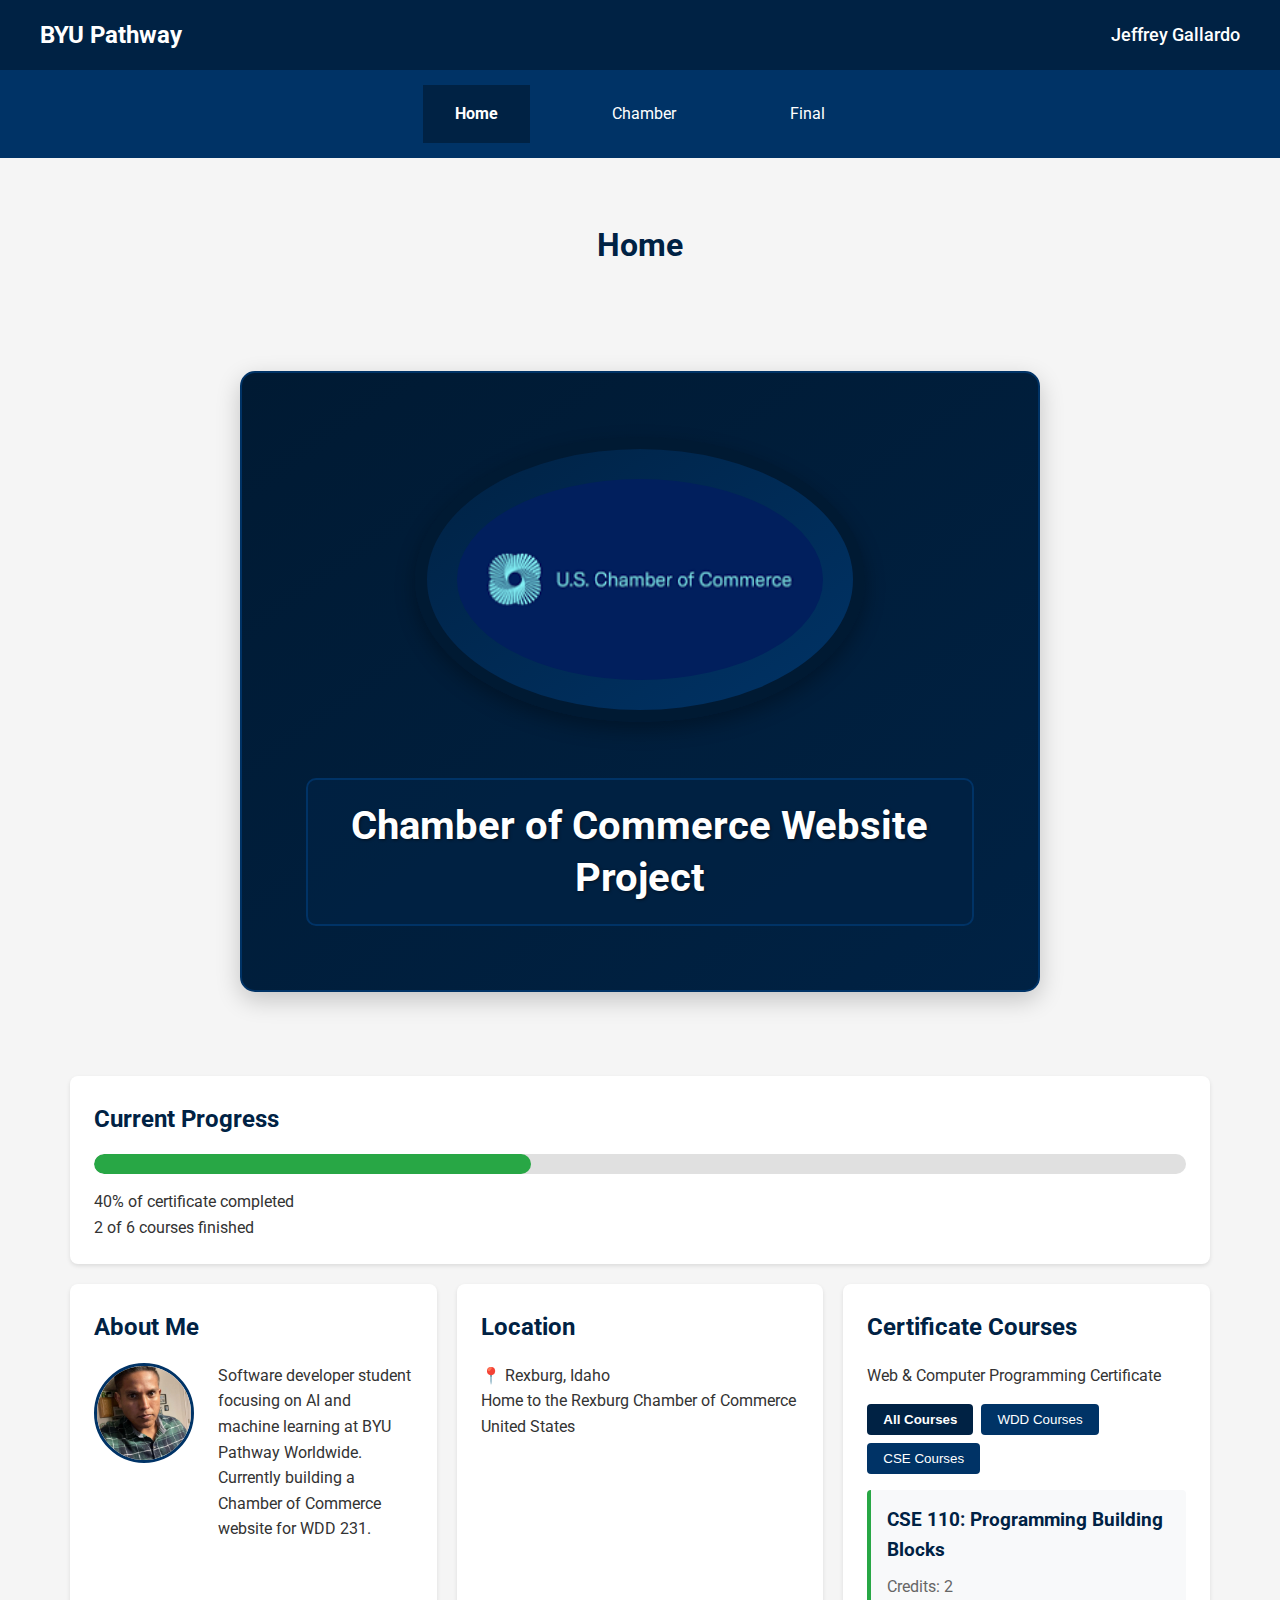
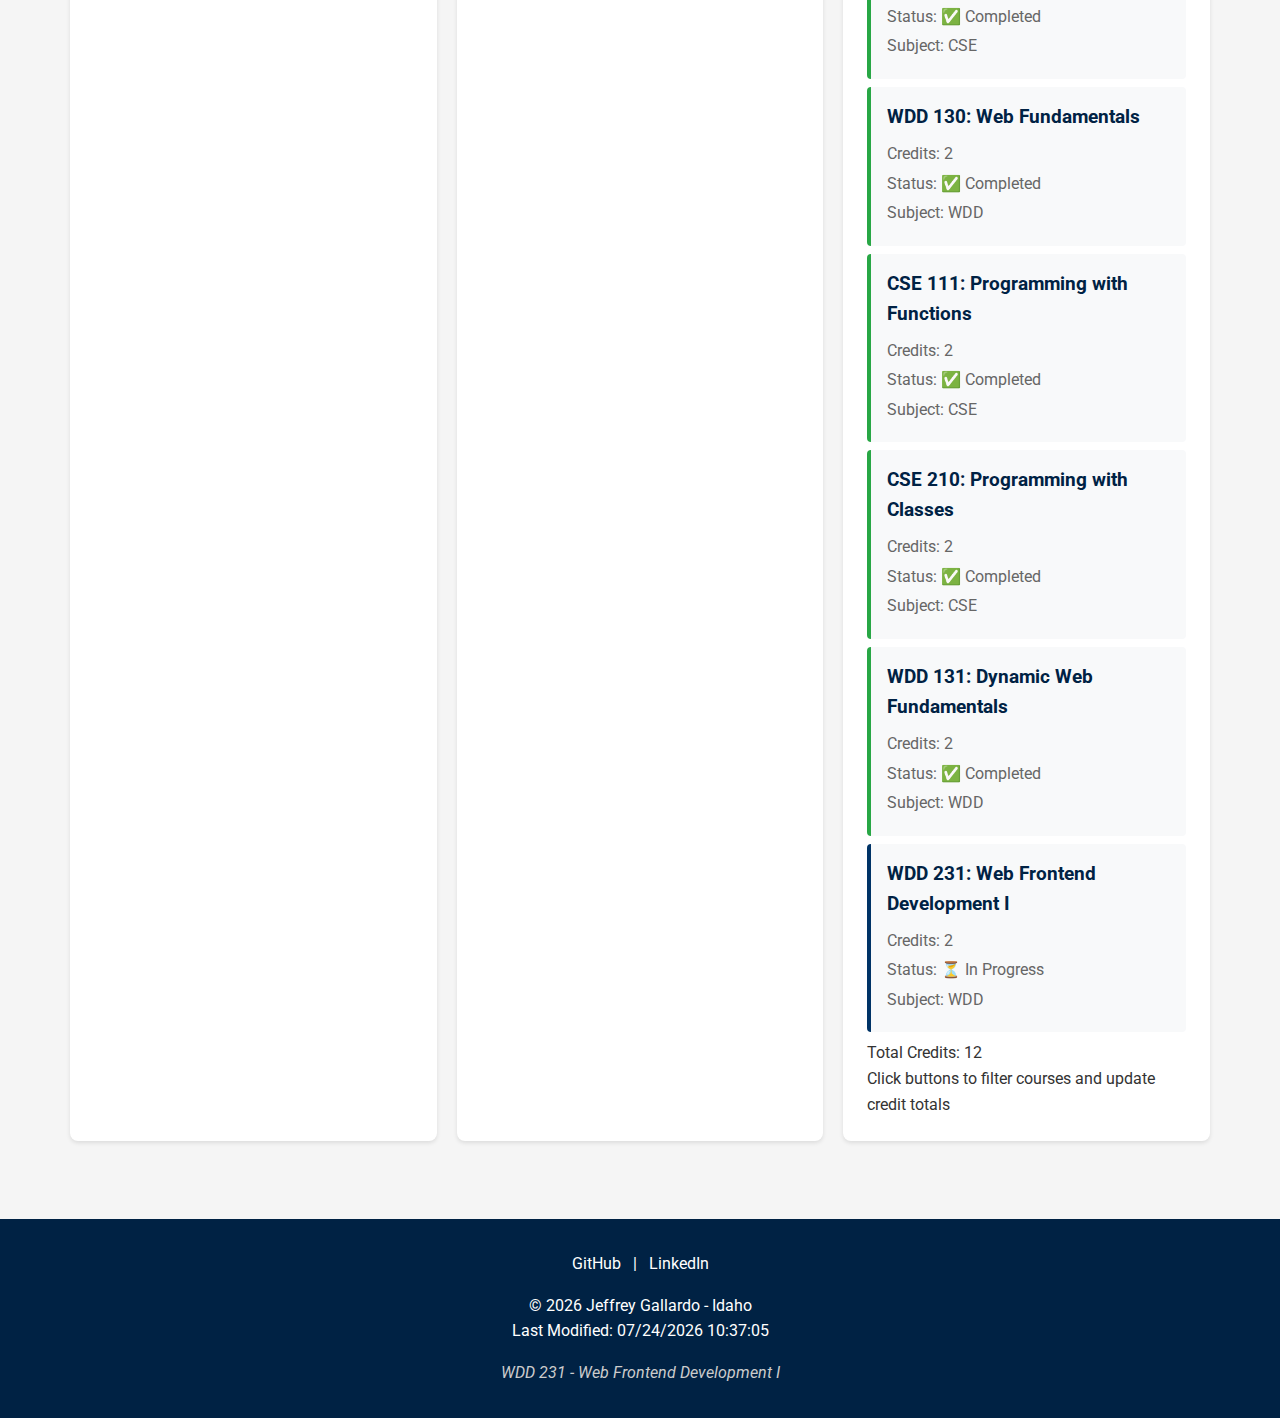
<file: index.html>
<!DOCTYPE html>
<html lang="en">
<head>
    <meta charset="UTF-8">
    <meta name="viewport" content="width=device-width, initial-scale=1.0">
    <title>WDD 231: Web Frontend Development I | Jeffrey Gallardo</title>
    <meta name="description" content="WDD 231 Web Frontend Development I student portfolio showcasing responsive web design, JavaScript projects, and Chamber of Commerce website development">
    <meta name="author" content="Jeffrey Gallardo">
    
    <!-- Performance optimization - simple preload -->
    <link rel="preload" href="images/chamber.png" as="image">
    
    <!-- Google Fonts -->
    <link rel="preconnect" href="https://fonts.googleapis.com">
    <link rel="preconnect" href="https://fonts.gstatic.com" crossorigin>
    <link href="https://fonts.googleapis.com/css2?family=Roboto:wght@400;500&display=swap" rel="stylesheet">
    
    <!-- CSS Files -->
    <link rel="stylesheet" href="styles/small.css">
    <link rel="stylesheet" href="styles/larger.css">
    
    <!-- JavaScript Files -->
    <script src="scripts/date.js" defer></script>
    <script src="scripts/navigation.js" defer></script>
    <script src="scripts/course.js" defer></script>
</head>
<body>
    <header>
        <div class="header-content">
            <div class="logo">BYU Pathway</div>
            <span class="student-name">Jeffrey Gallardo</span>
            <button class="menu-btn" id="menuBtn" aria-label="Open navigation menu">☰ Open Menu</button>
        </div>
    </header>

    <nav id="mainNav">
        <ul>
            <li><a href="index.html" class="active">Home</a></li>
            <li><a href="chamber.html">Chamber</a></li>
            <li><a href="final.html">Final</a></li>
        </ul>
</nav>

    <main>
        <h1>Home</h1>
        
        <!-- Chamber Logo in Middle -->
        <section class="chamber-logo-section">
            <div class="chamber-logo-container">
                <img 
                    src="images/chamber.png" 
                    alt="Chamber of Commerce" 
                    class="chamber-logo"
                    loading="eager"
                    fetchpriority="high"
                    width="450"
                    height="450"
                >
            </div>
            <p class="chamber-text">Chamber of Commerce Website Project</p>
        </section>
        
        <!-- Current Progress Section -->
        <section class="card progress-card">
            <h2>Current Progress</h2>
            <div class="progress-bar">
                <div class="progress-fill" style="width: 40%"></div>
            </div>
            <p>40% of certificate completed</p>
            <p>2 of 6 courses finished</p>
        </section>
        
        <!-- About Me with Student Image -->
        <section class="card">
            <h2>About Me</h2>
            <div class="about-me-content">
                <img 
                    src="images/Jeffrey-image.jpeg" 
                    alt="Jeffrey Gallardo" 
                    class="student-photo"
                    loading="lazy"
                    width="120"
                    height="120"
                >
                <div class="about-text">
                    <p>Software developer student focusing on AI and machine learning at BYU Pathway Worldwide.</p>
                    <p>Currently building a Chamber of Commerce website for WDD 231.</p>
                </div>
            </div>
        </section>
        
        <section class="card">
            <h2>Location</h2>
            <p>📍 Rexburg, Idaho</p>
            <p>Home to the Rexburg Chamber of Commerce</p>
            <p>United States</p>
        </section>
        
        <section class="card">
            <h2>Certificate Courses</h2>
            <p>Web & Computer Programming Certificate</p>
            
            <div class="filter-btns">
                <button id="allBtn">All Courses</button>
                <button id="wddBtn">WDD Courses</button>
                <button id="cseBtn">CSE Courses</button>
            </div>
            
            <!-- COURSES GO HERE -->
            <div id="coursesContainer"></div>
            
            <p>Total Credits: <span id="totalCredits">0</span></p>
            <p class="note">Click buttons to filter courses and update credit totals</p>
        </section>
    </main>

    <footer>
        <div class="social">
            <a href="https://github.com/jeffreygallardo">GitHub</a> | 
            <a href="https://www.linkedin.com/in/jeffrey-g-54666512a/">LinkedIn</a>
        </div>
        
        <p>&copy; <span id="currentYear"></span> Jeffrey Gallardo - Idaho</p>
        <p id="lastModified">Last Modified: </p>
        <p class="course-info">WDD 231 - Web Frontend Development I</p>
    </footer>
</body>
</html>
</file>
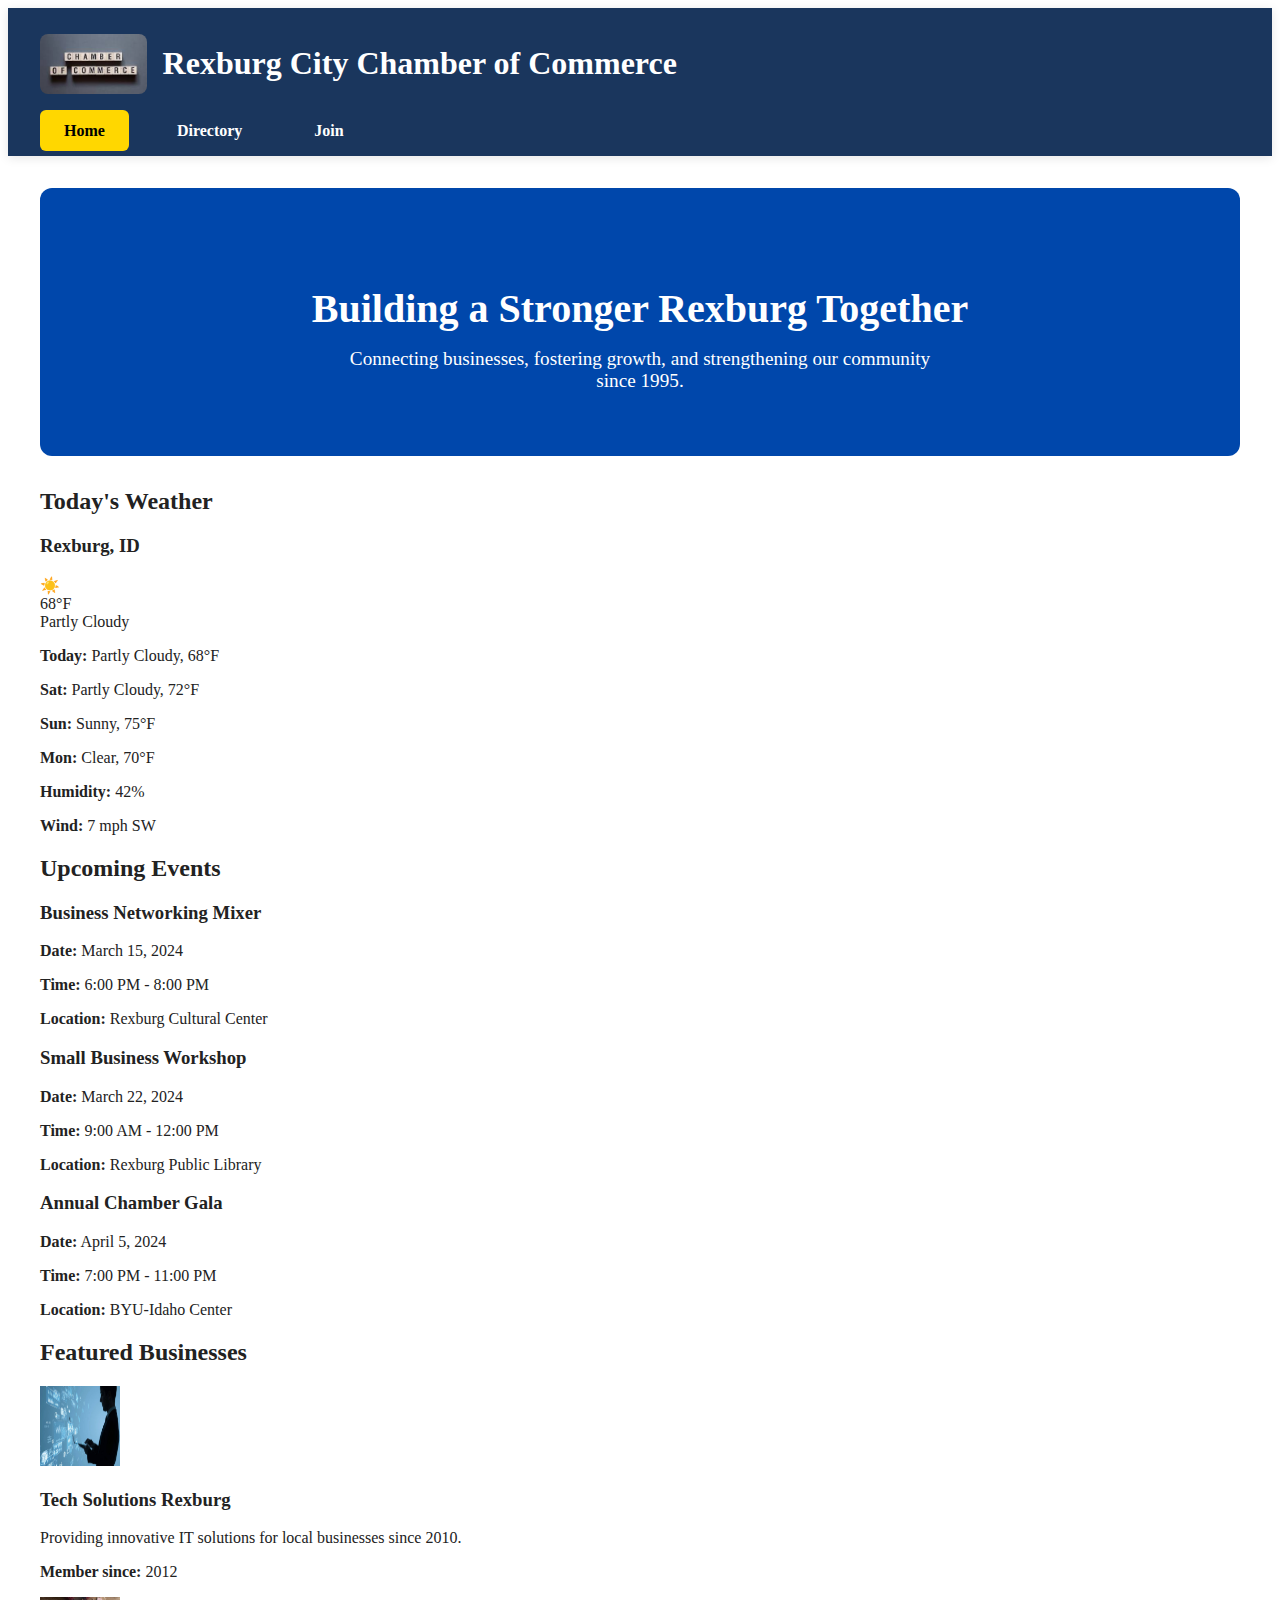
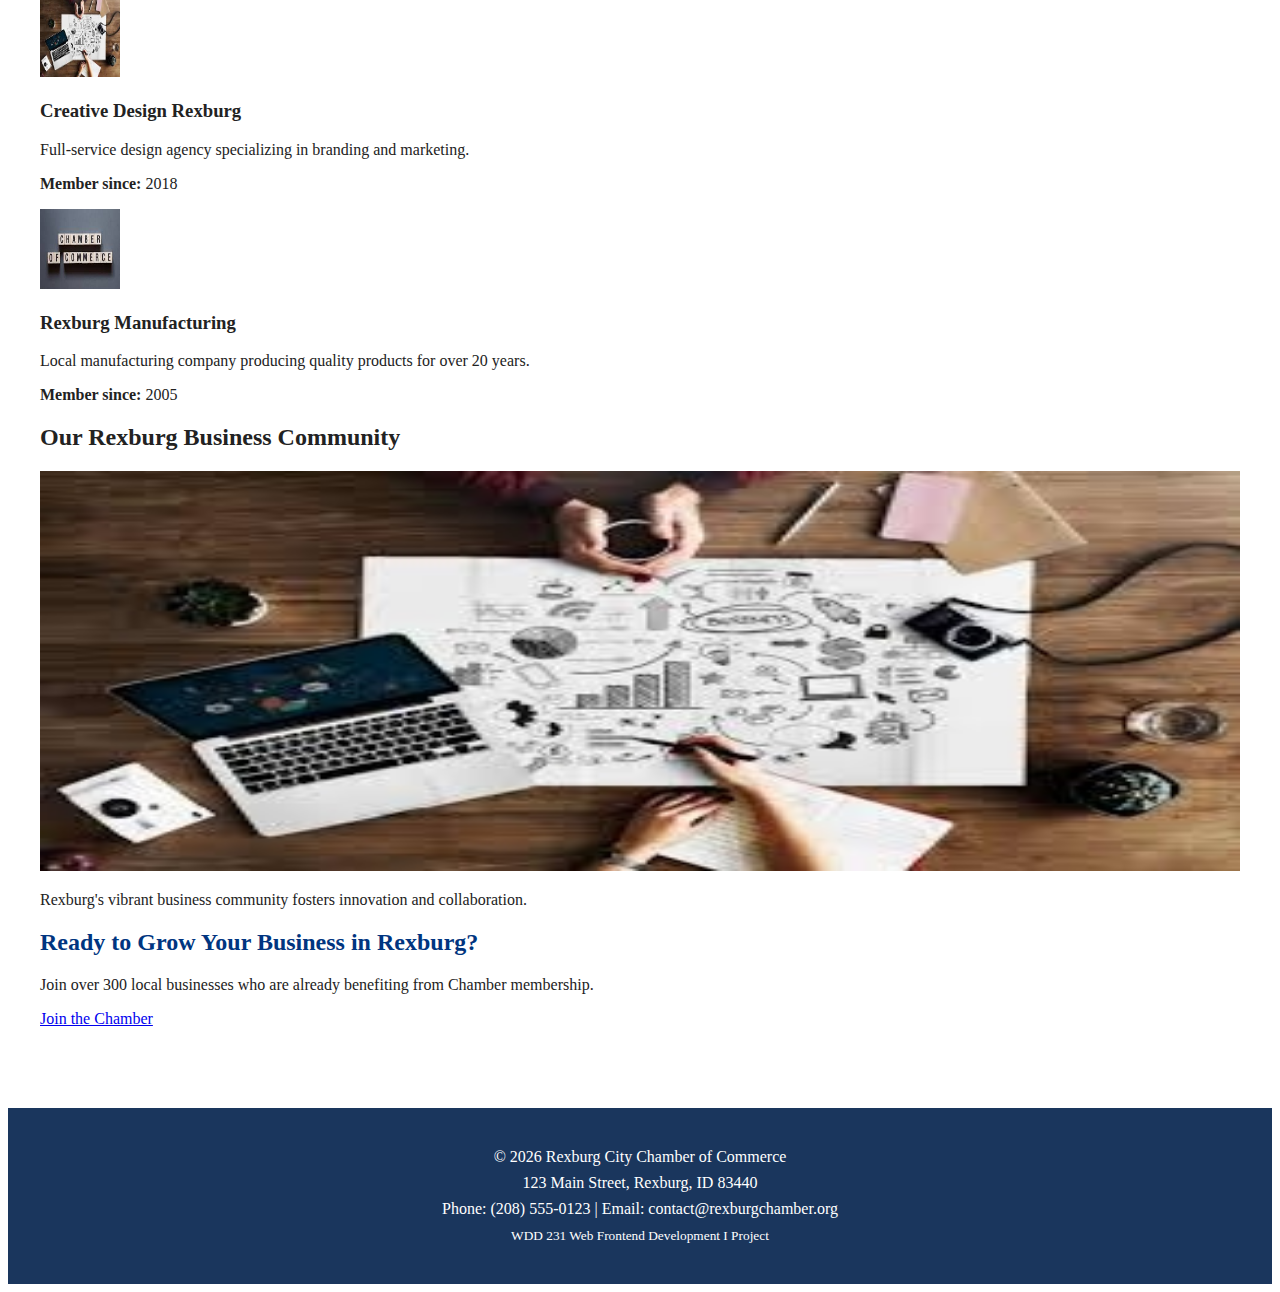
<file: chamber/index.html>
<!DOCTYPE html>
<html lang="en-US">
<head>
    <meta charset="UTF-8">
    <meta name="viewport" content="width=device-width, initial-scale=1.0">
    <title>Home | Rexburg City Chamber of Commerce</title>
    <meta name="description" content="Rexburg City Chamber of Commerce - Supporting local businesses in Rexburg, Idaho. Discover events and featured businesses.">
    <meta name="author" content="Jeffrey Gallardo">
    <meta property="og:title" content="Rexburg City Chamber of Commerce | Home">
    <meta property="og:description" content="Welcome to Rexburg City Chamber of Commerce. Discover local events and businesses in Rexburg, Idaho.">
    <meta property="og:image" content="https://jgallardo613.github.io/wdd231/chamber/images/design.jpg">
    <meta property="og:url" content="https://jgallardo613.github.io/wdd231/chamber/index.html">
    <link rel="preconnect" href="https://fonts.googleapis.com">
    <link rel="preconnect" href="https://fonts.gstatic.com" crossorigin>
    <link href="https://fonts.googleapis.com/css2?family=Open+Sans:wght@400;600;700&display=swap" rel="stylesheet">
    <link rel="stylesheet" href="styles/base.css">
    <link rel="stylesheet" href="styles/home.css">
    <link rel="icon" href="images/chamber-commerce.jpg" type="image/jpg">
    <script src="scripts/home.js" defer></script>
</head>
<body>
    <header>
        <div class="header-container">
            <div class="logo">
                <img src="images/chamber-commerce.jpg" alt="Rexburg City Chamber of Commerce logo" width="70" height="70">
                <h1>Rexburg City Chamber of Commerce</h1>
            </div>
            <button class="hamburger" aria-label="Toggle navigation menu">
                <span></span>
                <span></span>
                <span></span>
            </button>
            <nav>
                <ul>
                    <li><a href="index.html" class="nav-link active">Home</a></li>
                    <li><a href="directory.html" class="nav-link">Directory</a></li>
                    <li><a href="join.html" class="nav-link">Join</a></li>
                </ul>
            </nav>
        </div>
    </header>
    
    <main>
        <section class="hero">
            <h2>Building a Stronger Rexburg Together</h2>
            <p>Connecting businesses, fostering growth, and strengthening our community since 1995.</p>
        </section>
        
        <div class="cards-container">
            <section class="card">
                <div class="card-header">
                    <h2>Today's Weather</h2>
                </div>
                <div class="card-content">
                    <div class="weather-widget">
                        <h3>Rexburg, ID</h3>
                        <div class="weather-info">
                            <div class="weather-icon">
                                <span class="sun-emoji">☀️</span>
                            </div>
                            <div class="weather-details">
                                <div class="weather-temp">68°F</div>
                                <div class="weather-desc">Partly Cloudy</div>
                            </div>
                        </div>
                        <div class="weather-forecast">
                            <p><strong>Forecast:</strong> Mild with occasional clouds</p>
                            <p><strong>Humidity:</strong> 42%</p>
                            <p><strong>Wind:</strong> 7 mph SW</p>
                        </div>
                    </div>
                </div>
            </section>
            
            <section class="card">
                <div class="card-header">
                    <h2>Upcoming Events</h2>
                </div>
                <div class="card-content">
                    <div class="event">
                        <h3>Business Networking Mixer</h3>
                        <p><strong>Date:</strong> March 15, 2024</p>
                        <p><strong>Time:</strong> 6:00 PM - 8:00 PM</p>
                        <p><strong>Location:</strong> Rexburg Cultural Center</p>
                    </div>
                    <div class="event">
                        <h3>Small Business Workshop</h3>
                        <p><strong>Date:</strong> March 22, 2024</p>
                        <p><strong>Time:</strong> 9:00 AM - 12:00 PM</p>
                        <p><strong>Location:</strong> Rexburg Public Library</p>
                    </div>
                    <div class="event">
                        <h3>Annual Chamber Gala</h3>
                        <p><strong>Date:</strong> April 5, 2024</p>
                        <p><strong>Time:</strong> 7:00 PM - 11:00 PM</p>
                        <p><strong>Location:</strong> BYU-Idaho Center</p>
                    </div>
                </div>
            </section>
            
            <section class="card">
                <div class="card-header">
                    <h2>Featured Businesses</h2>
                </div>
                <div class="card-content">
                    <div class="business">
                        <img src="images/tech.jpg" alt="Tech Solutions Rexburg office space" width="80" height="80">
                        <div class="business-info">
                            <h3>Tech Solutions Rexburg</h3>
                            <p>Providing innovative IT solutions for local businesses since 2010.</p>
                            <p><strong>Member since:</strong> 2012</p>
                        </div>
                    </div>
                    <div class="business">
                        <img src="images/design.jpg" alt="Creative Design Rexburg workspace" width="80" height="80">
                        <div class="business-info">
                            <h3>Creative Design Rexburg</h3>
                            <p>Full-service design agency specializing in branding and marketing.</p>
                            <p><strong>Member since:</strong> 2018</p>
                        </div>
                    </div>
                    <div class="business">
                        <img src="images/chamber-commerce.jpg" alt="Rexburg Manufacturing logo" width="80" height="80">
                        <div class="business-info">
                            <h3>Rexburg Manufacturing</h3>
                            <p>Local manufacturing company producing quality products for over 20 years.</p>
                            <p><strong>Member since:</strong> 2005</p>
                        </div>
                    </div>
                </div>
            </section>
        </div>
        
        <section class="image-section">
            <h2 class="text-center">Our Rexburg Business Community</h2>
            <picture>
                <source media="(max-width: 768px)" srcset="images/tech.jpg">
                <source media="(min-width: 769px)" srcset="images/design.jpg">
                <img src="images/design.jpg" alt="Modern business community in Rexburg" width="1200" height="400">
            </picture>
            <p class="text-center mt-1">Rexburg's vibrant business community fosters innovation and collaboration.</p>
        </section>
        
        <section class="cta">
            <h2>Ready to Grow Your Business in Rexburg?</h2>
            <p>Join over 300 local businesses who are already benefiting from Chamber membership.</p>
            <a href="join.html" class="button">Join the Chamber</a>
        </section>
    </main>
    
    <footer>
        <p>&copy; <span id="current-year">2024</span> Rexburg City Chamber of Commerce</p>
        <p>123 Main Street, Rexburg, ID 83440</p>
        <p>Phone: (208) 555-0123 | Email: contact@rexburgchamber.org</p>
        <p><small>WDD 231 Web Frontend Development I Project</small></p>
    </footer>
</body>
</html>
</file>
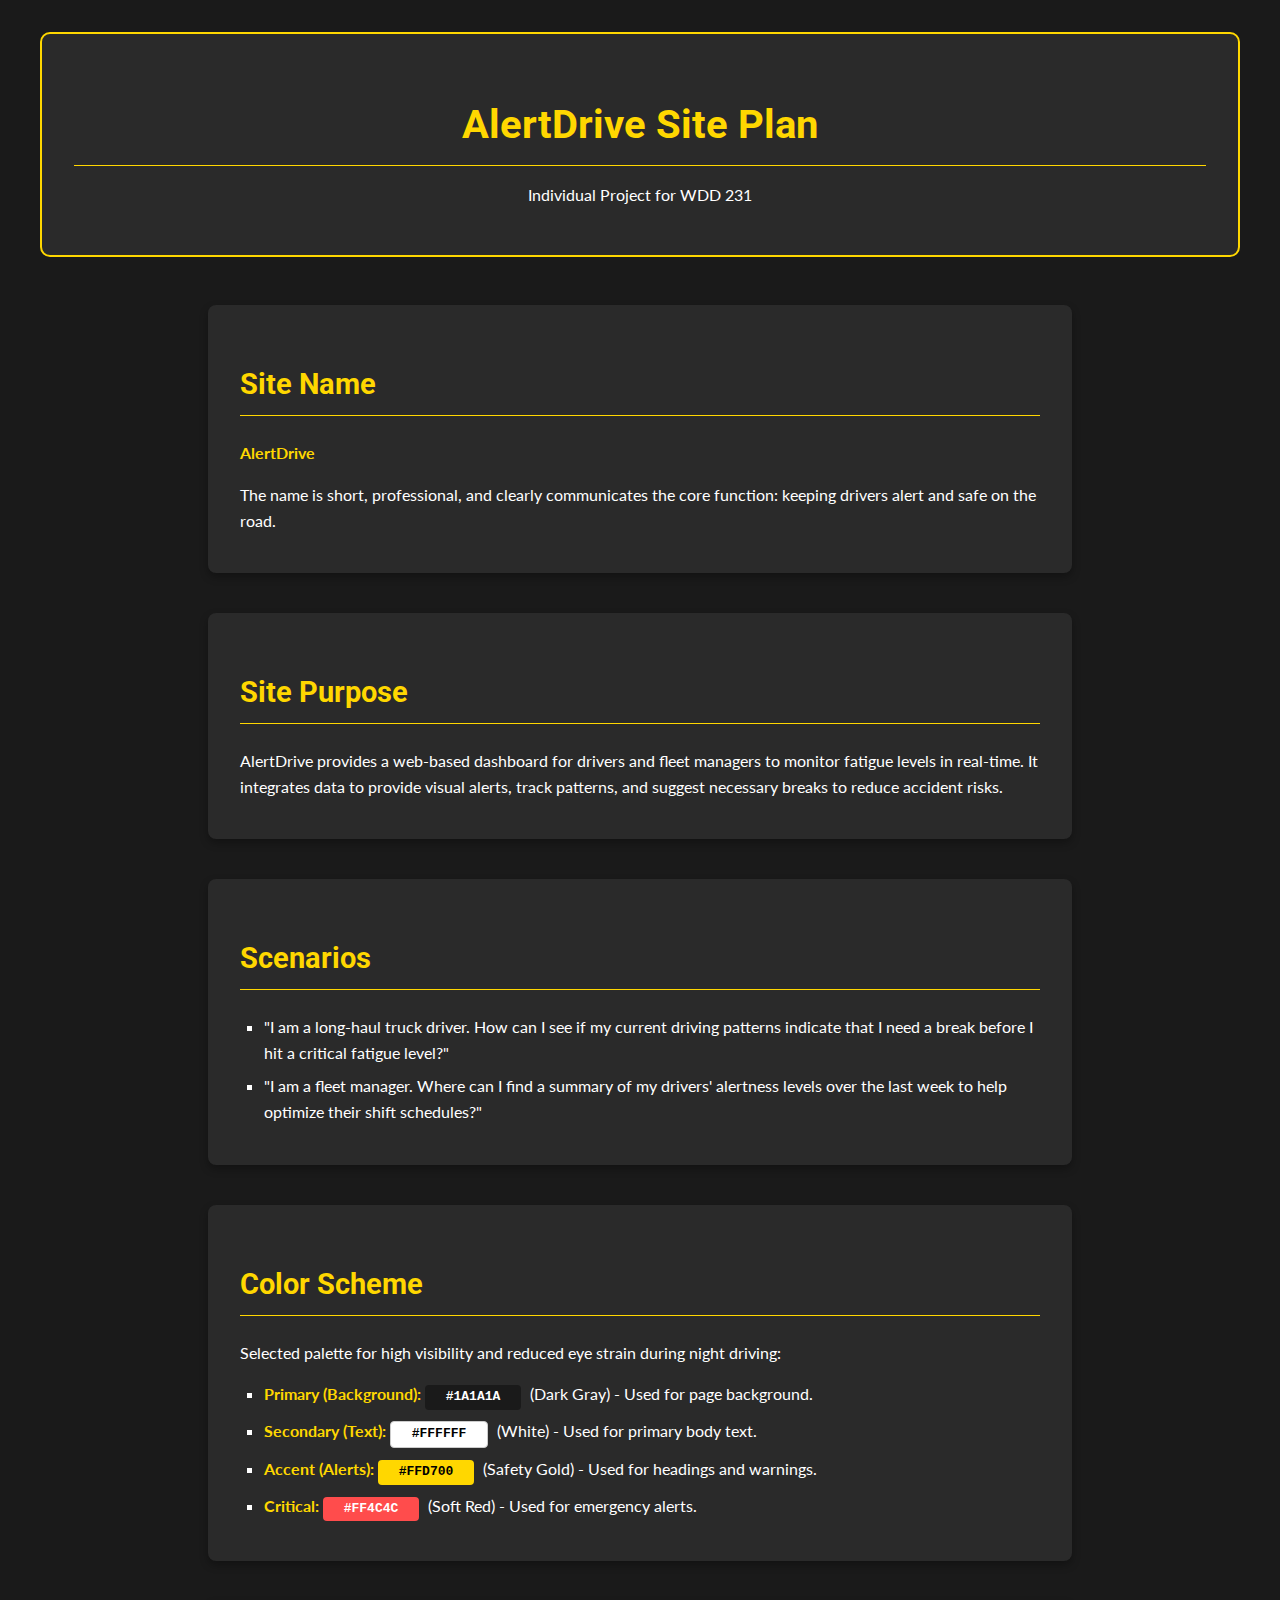
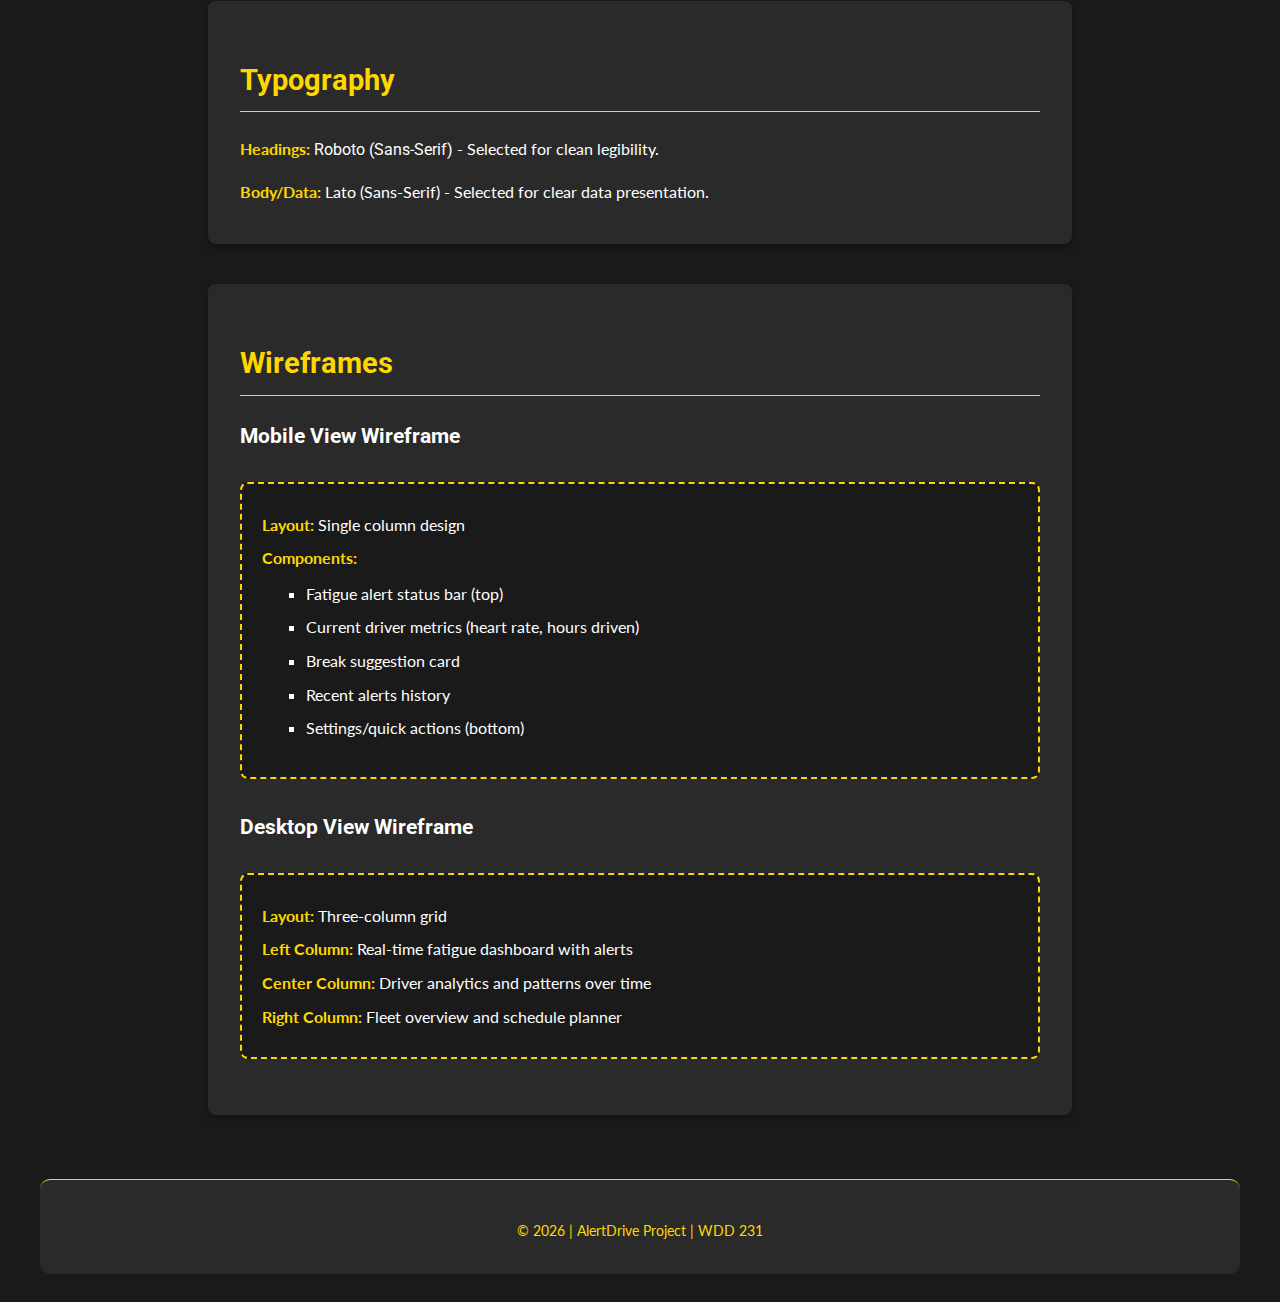
<file: siteplan/index.html>
<!DOCTYPE html>
<html lang="en">
<head>
    <meta charset="UTF-8">
    <meta name="viewport" content="width=device-width, initial-scale=1.0">
    <title>AlertDrive Site Plan | Car Fatigue Tracker</title>
    <link rel="stylesheet" href="site-plan.css">
    <link rel="preconnect" href="https://fonts.googleapis.com">
    <link rel="preconnect" href="https://fonts.gstatic.com" crossorigin>
    <link href="https://fonts.googleapis.com/css2?family=Lato:wght@400;700&family=Roboto:wght@400;700&display=swap" rel="stylesheet">
</head>
<body>
    <header>
        <h1>AlertDrive Site Plan</h1>
        <p>Individual Project for WDD 231</p>
    </header>

    <main>
        <section>
            <h2>Site Name</h2>
            <p><strong>AlertDrive</strong></p>
            <p>The name is short, professional, and clearly communicates the core function: keeping drivers alert and safe on the road.</p>
        </section>

        <section>
            <h2>Site Purpose</h2>
            <p>AlertDrive provides a web-based dashboard for drivers and fleet managers to monitor fatigue levels in real-time. It integrates data to provide visual alerts, track patterns, and suggest necessary breaks to reduce accident risks.</p>
        </section>

        <section>
            <h2>Scenarios</h2>
            <ul>
                <li>"I am a long-haul truck driver. How can I see if my current driving patterns indicate that I need a break before I hit a critical fatigue level?"</li>
                <li>"I am a fleet manager. Where can I find a summary of my drivers' alertness levels over the last week to help optimize their shift schedules?"</li>
            </ul>
        </section>

        <section>
            <h2>Color Scheme</h2>
            <p>Selected palette for high visibility and reduced eye strain during night driving:</p>
            <ul>
                <li><strong>Primary (Background):</strong> <span class="color-sample" style="background-color: #1A1A1A; color: white; padding: 2px 8px;">#1A1A1A</span> (Dark Gray) - Used for page background.</li>
                <li><strong>Secondary (Text):</strong> <span class="color-sample" style="background-color: #FFFFFF; color: black; padding: 2px 8px; border: 1px solid #ccc;">#FFFFFF</span> (White) - Used for primary body text.</li>
                <li><strong>Accent (Alerts):</strong> <span class="color-sample" style="background-color: #FFD700; color: black; padding: 2px 8px;">#FFD700</span> (Safety Gold) - Used for headings and warnings.</li>
                <li><strong>Critical:</strong> <span class="color-sample" style="background-color: #FF4C4C; color: white; padding: 2px 8px;">#FF4C4C</span> (Soft Red) - Used for emergency alerts.</li>
            </ul>
        </section>

        <section>
            <h2>Typography</h2>
            <p><strong>Headings:</strong> <span style="font-family: 'Roboto', sans-serif;">Roboto (Sans-Serif)</span> - Selected for clean legibility.</p>
            <p><strong>Body/Data:</strong> <span style="font-family: 'Lato', sans-serif;">Lato (Sans-Serif)</span> - Selected for clear data presentation.</p>
        </section>

        <section>
            <h2>Wireframes</h2>
            <div class="wireframe">
                <h3>Mobile View Wireframe</h3>
                <div class="wireframe-placeholder">
                    <p><strong>Layout:</strong> Single column design</p>
                    <p><strong>Components:</strong></p>
                    <ul>
                        <li>Fatigue alert status bar (top)</li>
                        <li>Current driver metrics (heart rate, hours driven)</li>
                        <li>Break suggestion card</li>
                        <li>Recent alerts history</li>
                        <li>Settings/quick actions (bottom)</li>
                    </ul>
                </div>
            </div>
            <div class="wireframe">
                <h3>Desktop View Wireframe</h3>
                <div class="wireframe-placeholder">
                    <p><strong>Layout:</strong> Three-column grid</p>
                    <p><strong>Left Column:</strong> Real-time fatigue dashboard with alerts</p>
                    <p><strong>Center Column:</strong> Driver analytics and patterns over time</p>
                    <p><strong>Right Column:</strong> Fleet overview and schedule planner</p>
                </div>
            </div>
        </section>
    </main>

    <footer>
        <p>&copy; 2026 | AlertDrive Project | WDD 231</p>
    </footer>
</body>
</html>
</file>
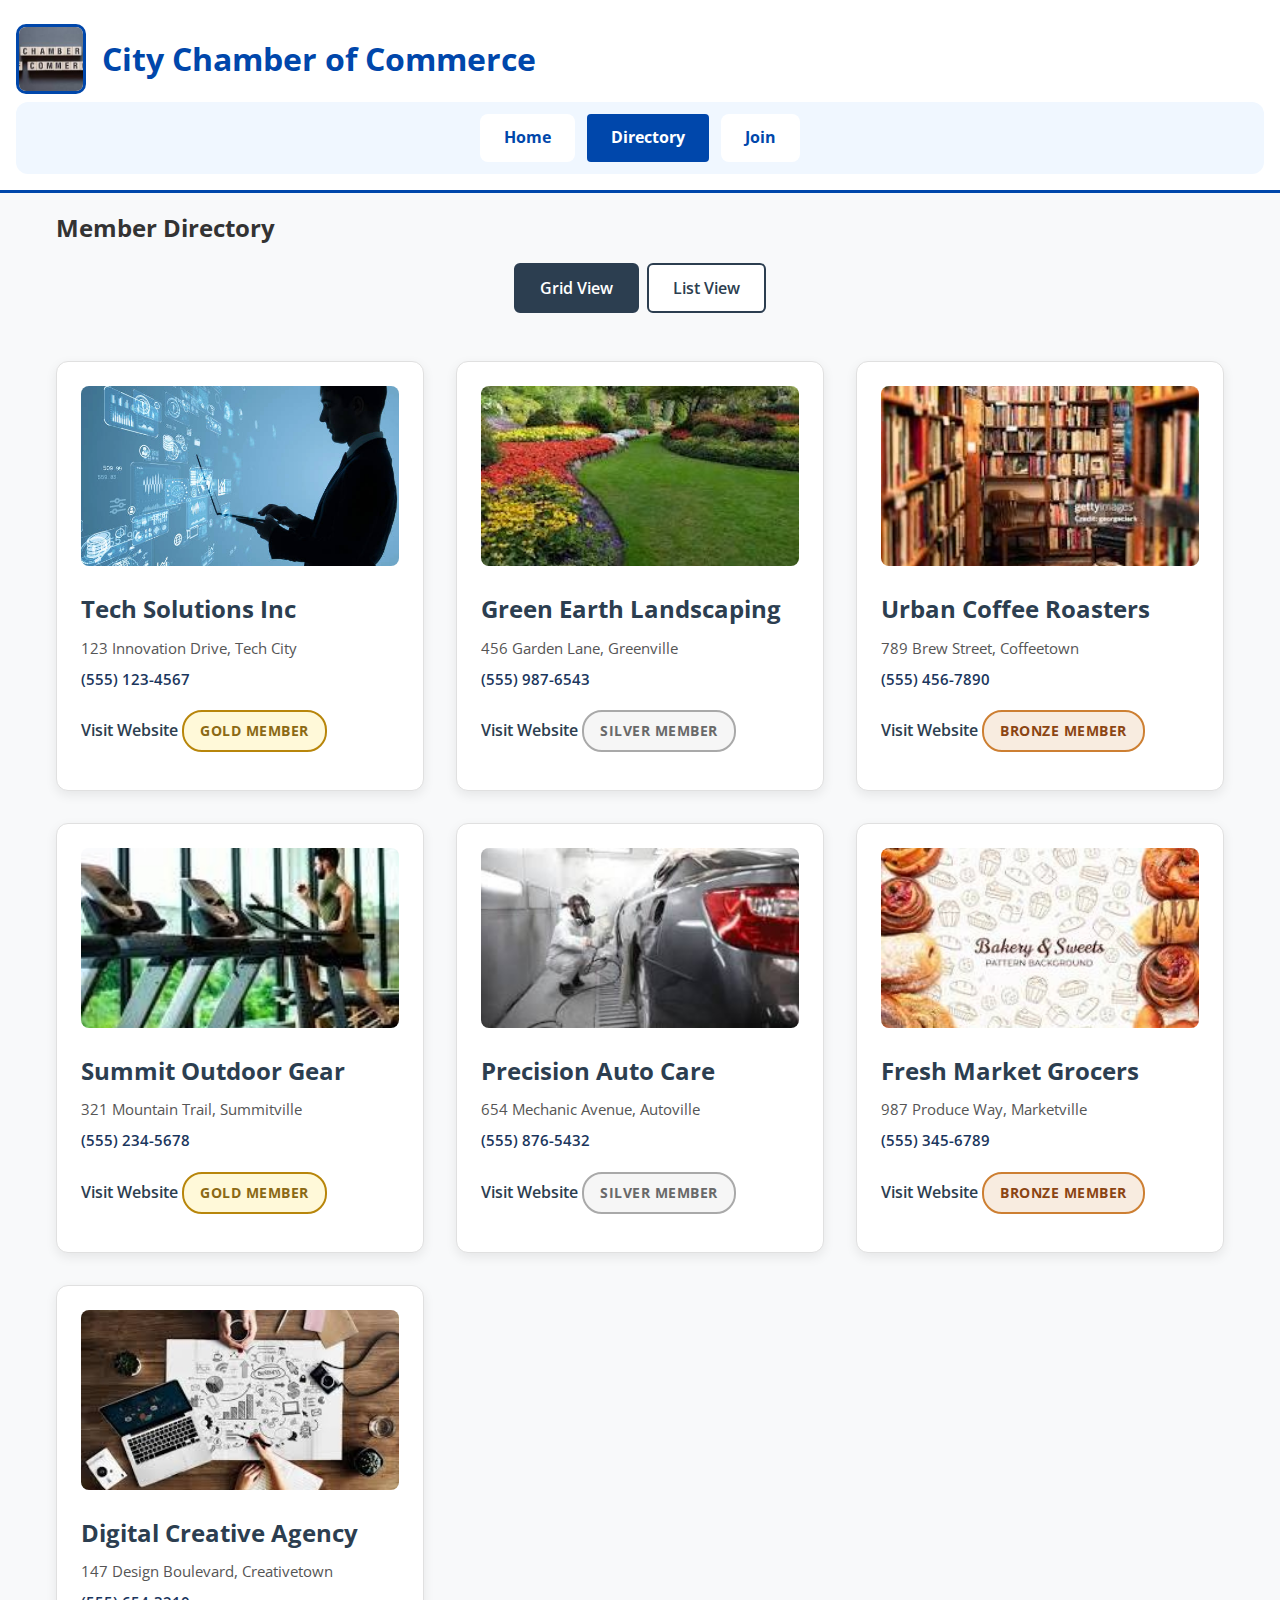
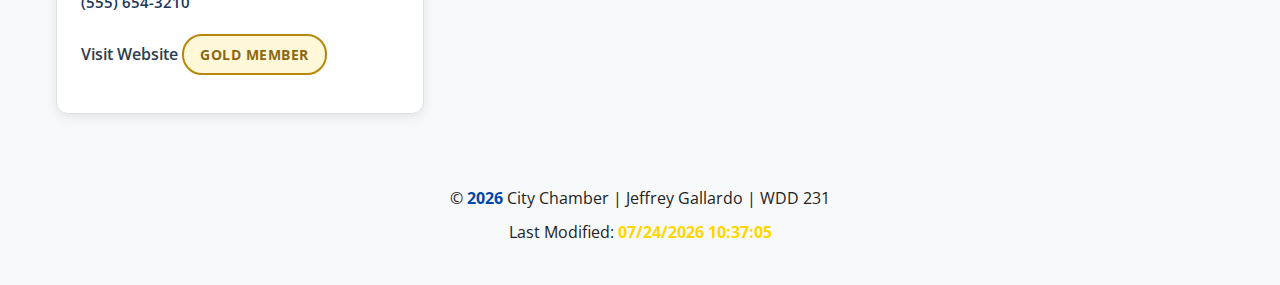
<file: directory.html>
<!DOCTYPE html>
<html lang="en">
<head>
    <meta charset="UTF-8">
    <meta name="viewport" content="width=device-width, initial-scale=1.0">
    <meta name="description" content="City Chamber of Commerce business directory with local member listings">
    <meta name="author" content="Jeffrey Gallardo">
    <meta property="og:title" content="Business Directory | City Chamber">
    <meta property="og:description" content="Explore our directory of local chamber member businesses in the City Chamber of Commerce. Find contact information, websites, and membership levels.">
    <meta property="og:image" content="https://jgallardo613.github.io/wdd231/chamber/images/chamber-commerce.jpg">
    <meta property="og:url" content="https://jgallardo613.github.io/wdd231/chamber/directory.html">
    
    <title>Directory | City Chamber</title>
    
    <!-- FIXED: Removed ?v=3 -->
    <link rel="icon" href="images/chamber-commerce.jpg" type="image/jpeg">
    
    <link rel="preconnect" href="https://fonts.googleapis.com">
    <link rel="preconnect" href="https://fonts.gstatic.com" crossorigin>
    <link href="https://fonts.googleapis.com/css2?family=Open+Sans:wght@400;600;700&display=swap" rel="stylesheet">
    <link rel="stylesheet" href="styles/base.css">
    <link rel="stylesheet" href="styles/directory.css">
    
    <script src="scripts/directory.js" defer></script>
</head>
<body>
    <header>
        <div class="logo">
            <!-- FIXED: Removed ?v=3 -->
            <img src="images/chamber-commerce.jpg" alt="City Chamber Logo">
            <h1>City Chamber of Commerce</h1>
        </div>
        <nav>
            <ul>
                <li><a href="index.html" class="nav-link">Home</a></li>
                <li><a href="directory.html" class="nav-link active">Directory</a></li>
                <li><a href="join.html" class="nav-link">Join</a></li>
            </ul>
        </nav>
    </header>
    
    <main>
        <h2>Member Directory</h2>
        <div class="view-toggle">
            <button id="grid-view" class="active">Grid View</button>
            <button id="list-view">List View</button>
        </div>
        <div id="member-container" class="grid-view">
            <div class="loading">Loading businesses...</div>
        </div>
    </main>
    
    <footer>
        <p>&copy; <span id="current-year"></span> City Chamber | Jeffrey Gallardo | WDD 231</p>
        <p>Last Modified: <span id="last-modified"></span></p>
    </footer>
</body>
</html>
</file>
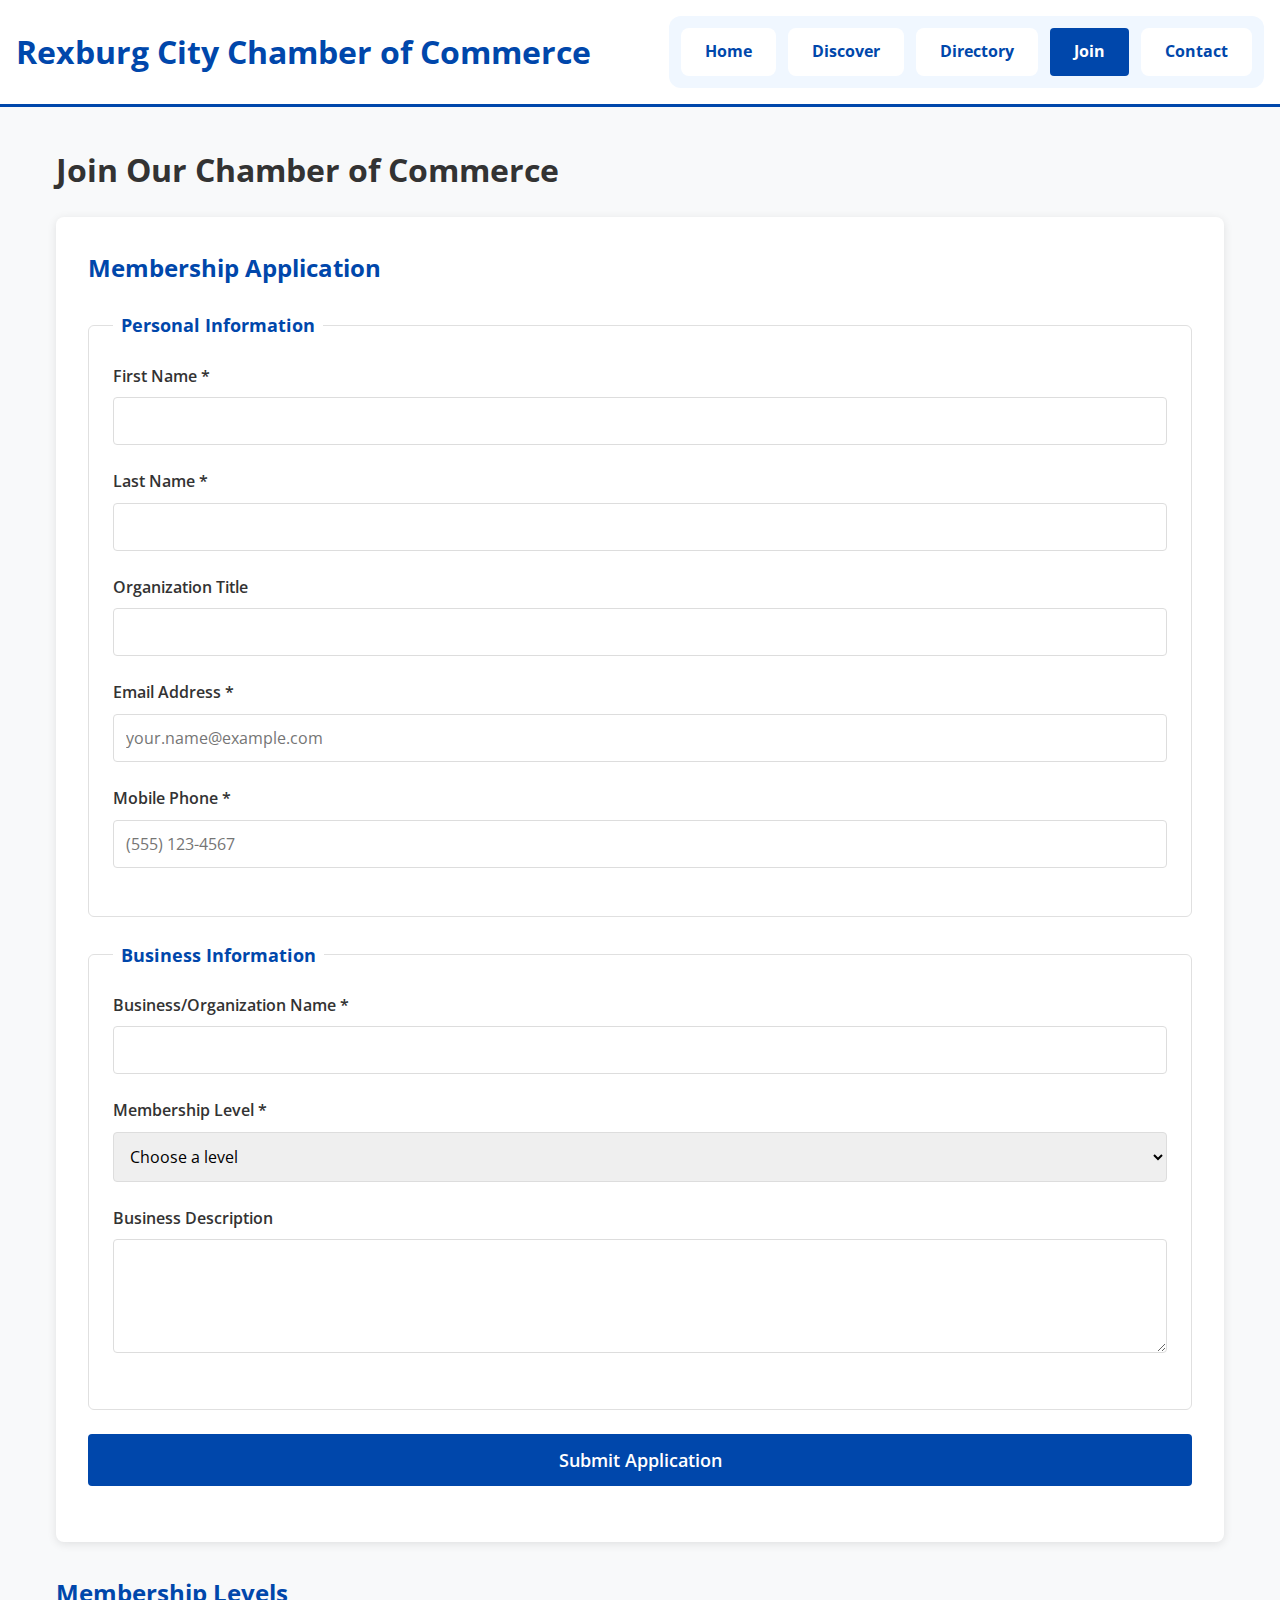
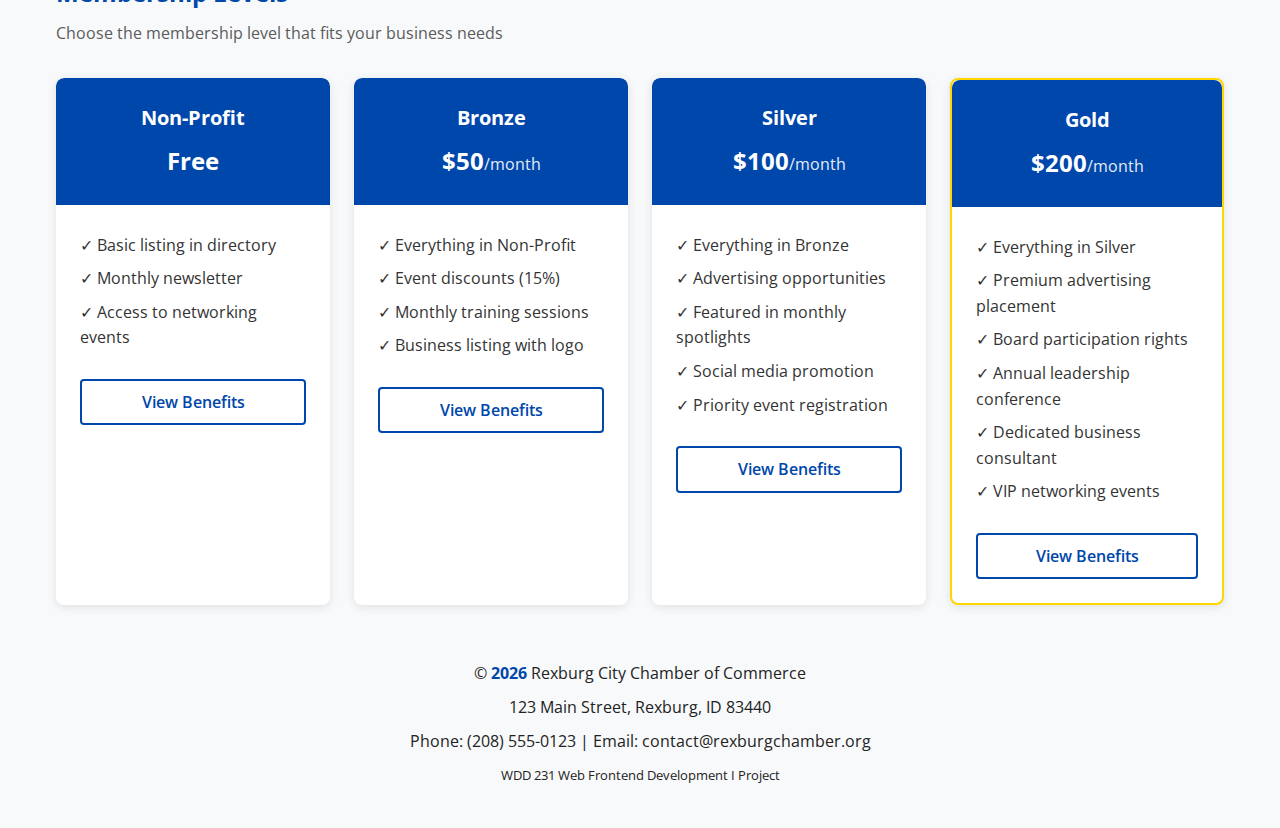
<file: join.html>
<!DOCTYPE html>
<html lang="en">
<head>
    <meta charset="UTF-8">
    <meta name="viewport" content="width=device-width, initial-scale=1.0">
    <meta name="description" content="Join the Rexburg City Chamber of Commerce and access networking, resources, and business growth opportunities. Choose from four membership levels.">
    <meta name="author" content="Jeffrey Gallardo">
    <title>Join - Rexburg City Chamber of Commerce</title>
    
    <meta property="og:title" content="Join Rexburg City Chamber of Commerce">
    <meta property="og:description" content="Become a member of Rexburg's premier business network. Choose from four membership levels with benefits to help your business grow.">
    <meta property="og:image" content="https://jgallardo613.github.io/wdd231/chamber/images/og-image.jpg">
    <meta property="og:url" content="https://jgallardo613.github.io/wdd231/chamber/join.html">
    
    <link rel="stylesheet" href="styles/normalize.css">
    <link rel="stylesheet" href="styles/base.css">
    <link rel="stylesheet" href="styles/join.css">
    <link rel="preconnect" href="https://fonts.googleapis.com">
    <link rel="preconnect" href="https://fonts.gstatic.com" crossorigin>
    <link href="https://fonts.googleapis.com/css2?family=Open+Sans:wght@400;600;700&display=swap" rel="stylesheet">
    <link rel="icon" href="images/favicon.ico">
</head>
<body>
    <header>
        <div class="header-container">
            <div class="logo">
                <h1>Rexburg City Chamber of Commerce</h1>
            </div>
            <nav>
                <ul>
                    <li><a href="index.html">Home</a></li>
                    <li><a href="discover.html">Discover</a></li>
                    <li><a href="directory.html">Directory</a></li>
                    <li><a href="join.html" class="active">Join</a></li>
                    <li><a href="contact.html">Contact</a></li>
                </ul>
            </nav>
        </div>
    </header>
    
    <main>
        <!-- ONLY ONE h1 in main -->
        <h1>Join Our Chamber of Commerce</h1>
        
        <div class="container">
            <section class="form-section">
                <h2>Membership Application</h2>
                <form method="get" action="thankyou.html" id="joinForm">
                    <fieldset>
                        <legend>Personal Information</legend>
                        <div class="form-group">
                            <label for="first-name">First Name *</label>
                            <input type="text" id="first-name" name="first-name" required autocomplete="given-name" title="Enter your first name">
                        </div>
                        <div class="form-group">
                            <label for="last-name">Last Name *</label>
                            <input type="text" id="last-name" name="last-name" required autocomplete="family-name" title="Enter your last name">
                        </div>
                        <div class="form-group">
                            <label for="title">Organization Title</label>
                            <input type="text" id="title" name="title" autocomplete="organization-title" pattern="[A-Za-z\s\-]{7,}" title="Enter your organization title (minimum 7 letters, spaces, or hyphens)">
                        </div>
                        <div class="form-group">
                            <label for="email">Email Address *</label>
                            <input type="email" id="email" name="email" required autocomplete="email" placeholder="your.name@example.com" title="Enter your email address">
                        </div>
                        <div class="form-group">
                            <label for="phone">Mobile Phone *</label>
                            <input type="tel" id="phone" name="phone" required autocomplete="tel" placeholder="(555) 123-4567" title="Enter your mobile phone number">
                        </div>
                    </fieldset>
                    
                    <fieldset>
                        <legend>Business Information</legend>
                        <div class="form-group">
                            <label for="business">Business/Organization Name *</label>
                            <input type="text" id="business" name="business" required autocomplete="organization" title="Enter your business or organization name">
                        </div>
                        <div class="form-group">
                            <label for="membership">Membership Level *</label>
                            <select id="membership" name="membership" required title="Select your membership level">
                                <option value="" disabled selected>Choose a level</option>
                                <option value="np">NP Membership (Non-Profit, No fee)</option>
                                <option value="bronze">Bronze Membership</option>
                                <option value="silver">Silver Membership</option>
                                <option value="gold">Gold Membership</option>
                            </select>
                        </div>
                        <div class="form-group">
                            <label for="description">Business Description</label>
                            <textarea id="description" name="description" rows="4" title="Describe your business or organization"></textarea>
                        </div>
                    </fieldset>
                    
                    <input type="hidden" id="timestamp" name="timestamp">
                    
                    <div class="form-group">
                        <button type="submit" class="submit-btn">Submit Application</button>
                    </div>
                </form>
            </section>
            
            <section class="membership-cards">
                <!-- FIXED: Changed from h1 to h2 -->
                <h2>Membership Levels</h2>
                <p class="section-subtitle">Choose the membership level that fits your business needs</p>
                
                <div class="membership-grid">
                    <div class="membership-card">
                        <div class="card-header">
                            <h3>Non-Profit</h3>
                            <div class="price">Free</div>
                        </div>
                        <div class="card-body">
                            <ul>
                                <li>✓ Basic listing in directory</li>
                                <li>✓ Monthly newsletter</li>
                                <li>✓ Access to networking events</li>
                            </ul>
                            <button class="view-benefits">View Benefits</button>
                        </div>
                    </div>
                    
                    <div class="membership-card">
                        <div class="card-header">
                            <h3>Bronze</h3>
                            <div class="price">$50<span>/month</span></div>
                        </div>
                        <div class="card-body">
                            <ul>
                                <li>✓ Everything in Non-Profit</li>
                                <li>✓ Event discounts (15%)</li>
                                <li>✓ Monthly training sessions</li>
                                <li>✓ Business listing with logo</li>
                            </ul>
                            <button class="view-benefits">View Benefits</button>
                        </div>
                    </div>
                    
                    <div class="membership-card">
                        <div class="card-header">
                            <h3>Silver</h3>
                            <div class="price">$100<span>/month</span></div>
                        </div>
                        <div class="card-body">
                            <ul>
                                <li>✓ Everything in Bronze</li>
                                <li>✓ Advertising opportunities</li>
                                <li>✓ Featured in monthly spotlights</li>
                                <li>✓ Social media promotion</li>
                                <li>✓ Priority event registration</li>
                            </ul>
                            <button class="view-benefits">View Benefits</button>
                        </div>
                    </div>
                    
                    <div class="membership-card highlight">
                        <div class="card-header">
                            <h3>Gold</h3>
                            <div class="price">$200<span>/month</span></div>
                        </div>
                        <div class="card-body">
                            <ul>
                                <li>✓ Everything in Silver</li>
                                <li>✓ Premium advertising placement</li>
                                <li>✓ Board participation rights</li>
                                <li>✓ Annual leadership conference</li>
                                <li>✓ Dedicated business consultant</li>
                                <li>✓ VIP networking events</li>
                            </ul>
                            <button class="view-benefits">View Benefits</button>
                        </div>
                    </div>
                </div>
            </section>
        </div>
    </main>
    
    <footer>
        <div class="footer-content">
            <p>&copy; <span id="current-year"></span> Rexburg City Chamber of Commerce</p>
            <p>123 Main Street, Rexburg, ID 83440</p>
            <p>Phone: (208) 555-0123 | Email: contact@rexburgchamber.org</p>
            <p><small>WDD 231 Web Frontend Development I Project</small></p>
        </div>
    </footer>
    
    <script src="scripts/join.js"></script>
</body>
</html>
</file>
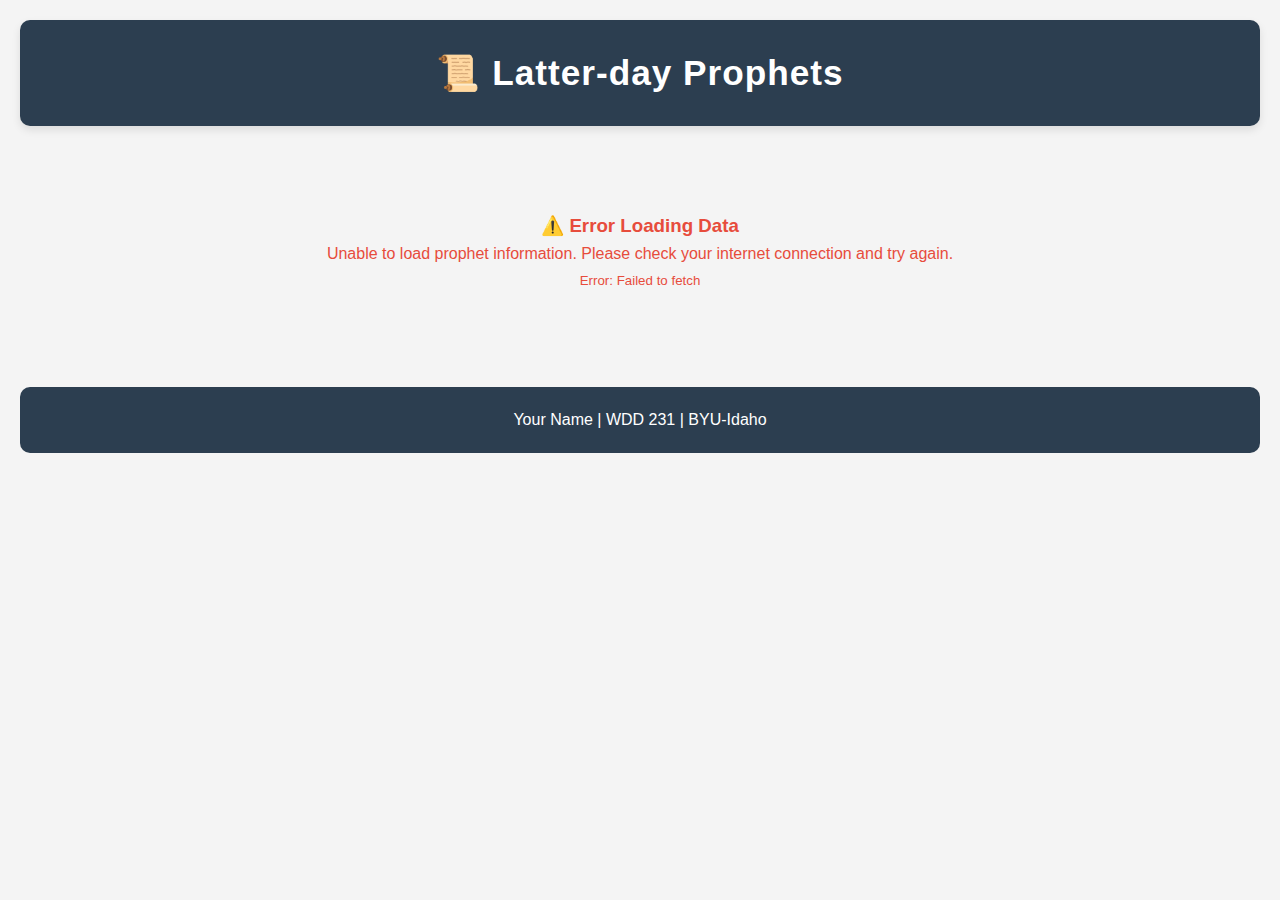
<file: prophets.html>
<!DOCTYPE html>
<html lang="en">
<head>
    <meta charset="UTF-8">
    <meta name="viewport" content="width=device-width, initial-scale=1.0">
    <title>Latter-day Prophets</title>
    <link rel="stylesheet" href="styles/prophets.css">
    <script src="scripts/prophets.js" defer></script>
</head>
<body>
    <header>
        <h1>📜 Latter-day Prophets</h1>
    </header>
    
    <main>
        <div id="cards">Loading prophets data...</div>
    </main>
    
    <footer>
        Your Name | WDD 231 | BYU-Idaho
    </footer>
</body>
</html>
</file>
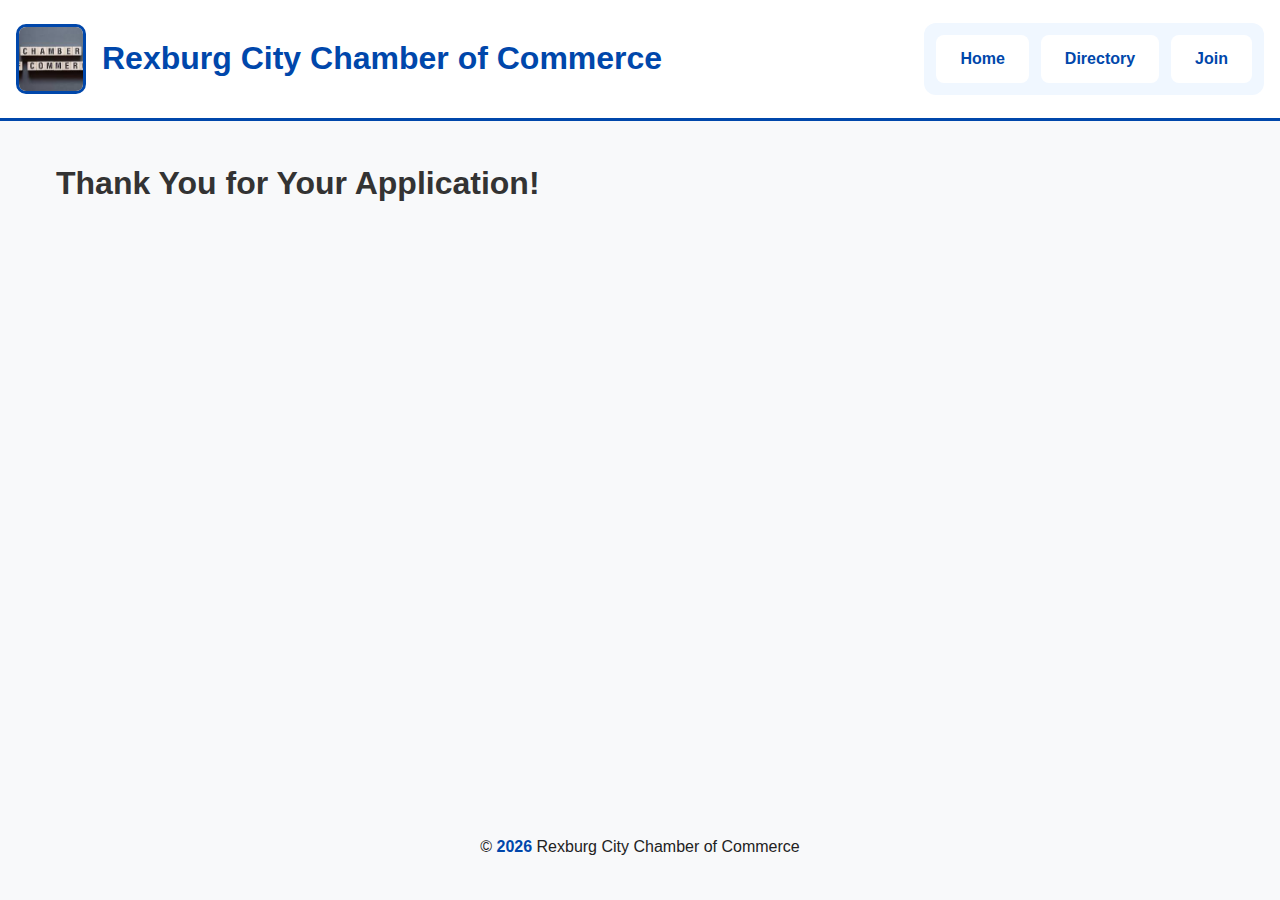
<file: thankyou.html>
<!DOCTYPE html>
<html lang="en">
<head>
    <meta charset="UTF-8">
    <meta name="viewport" content="width=device-width, initial-scale=1.0">
    <title>Thank You | Rexburg City Chamber of Commerce</title>
    <meta name="description" content="Thank you for joining Rexburg City Chamber of Commerce">
    <meta name="author" content="Jeffrey Gallardo">
    
    <link rel="stylesheet" href="styles/normalize.css">
    <link rel="stylesheet" href="styles/base.css">
    <link rel="stylesheet" href="styles/join.css">
    <link rel="icon" href="images/favicon.ico">
</head>
<body>
    <header>
        <div class="header-container">
            <div class="logo">
                <img src="images/chamber-commerce.jpg" alt="Rexburg City Chamber of Commerce logo" width="70" height="70">
                <h1>Rexburg City Chamber of Commerce</h1>
            </div>
            
            <nav>
                <button class="menu-toggle" aria-label="Menu" aria-expanded="false">
                    <span></span>
                    <span></span>
                    <span></span>
                </button>
                <ul>
                    <li><a href="index.html" class="nav-link">Home</a></li>
                    <li><a href="directory.html" class="nav-link">Directory</a></li>
                    <li><a href="join.html" class="nav-link">Join</a></li>
                </ul>
            </nav>
        </div>
    </header>
    
    <main>
        <h1>Thank You for Your Application!</h1>
        <div id="application-details">
            <!-- Form data will appear here -->
        </div>
    </main>
    
    <footer>
        <div class="footer-content">
            <p>&copy; <span id="current-year"></span> Rexburg City Chamber of Commerce</p>
        </div>
    </footer>
    
    <script>
        document.getElementById('current-year').textContent = new Date().getFullYear();
        
        const params = new URLSearchParams(window.location.search);
        const detailsContainer = document.getElementById('application-details');
        
        if (params.toString()) {
            detailsContainer.innerHTML = `
                <p><strong>First Name:</strong> ${params.get('first-name') || ''}</p>
                <p><strong>Last Name:</strong> ${params.get('last-name') || ''}</p>
                <p><strong>Email:</strong> ${params.get('email') || ''}</p>
                <p><strong>Phone:</strong> ${params.get('phone') || ''}</p>
                <p><strong>Business:</strong> ${params.get('business') || ''}</p>
                <p><strong>Timestamp:</strong> ${params.get('timestamp') || ''}</p>
            `;
        }
    </script>
</body>
</html>
</file>
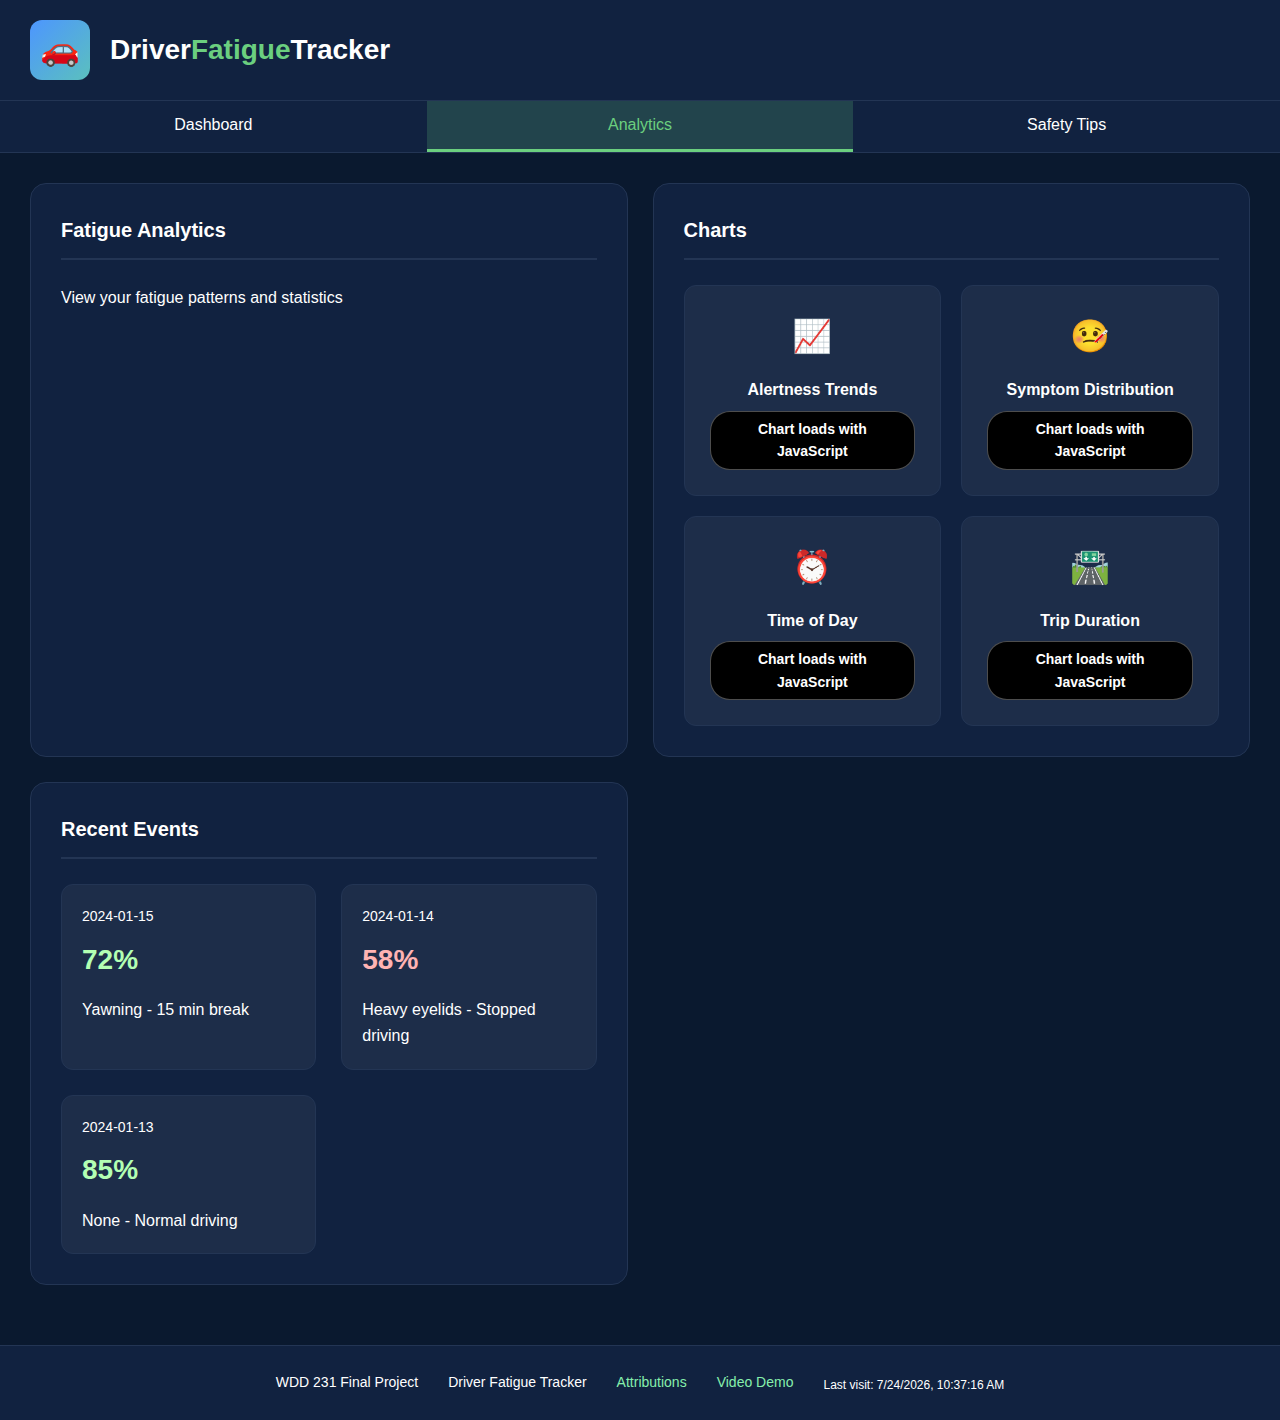
<file: car-fatigue-tracker/analytics.html>
<!DOCTYPE html>
<html lang="en">
<head>
    <meta charset="UTF-8">
    <meta name="viewport" content="width=device-width, initial-scale=1.0">
    <meta name="description" content="Analytics and reports for driver fatigue monitoring">
    <meta name="author" content="Student Name">
    <title>Analytics | Driver Fatigue Tracker</title>
    <link rel="stylesheet" href="styles/styles.css">
    <link rel="icon" href="data:image/svg+xml,<svg xmlns=%22http://www.w3.org/2000/svg%22 viewBox=%220 0 100 100%22><text y=%22.9em%22 font-size=%2290%22>📊</text></svg>">
</head>
<body>

    <header class="dashboard-header">
        <div class="health-icon">🚗</div>
        <h1 class="dash-title">Driver<span>Fatigue</span>Tracker</h1>
    </header>

    <nav class="instrument-nav">
        <button class="instrument-btn" onclick="window.location.href='index.html'">Dashboard</button>
        <button class="instrument-btn active" onclick="window.location.href='analytics.html'">Analytics</button>
        <button class="instrument-btn" onclick="window.location.href='safety-tips.html'">Safety Tips</button>
    </nav>

    <!-- ID ADDED TO MAIN TAG - ONLY CHANGE -->
    <main id="main-content" class="dashboard-container">
        <div class="energy-section">
            <h2 class="section-title">Fatigue Analytics</h2>
            <p>View your fatigue patterns and statistics</p>
        </div>

        <div class="symptoms-panel">
            <h2 class="section-title">Charts</h2>
            <div class="symptoms-grid">
                <div class="symptom-item">
                    <div class="symptom-icon">📈</div>
                    <div class="symptom-name">Alertness Trends</div>
                    <div class="symptom-level">Chart loads with JavaScript</div>
                </div>
                <div class="symptom-item">
                    <div class="symptom-icon">🤒</div>
                    <div class="symptom-name">Symptom Distribution</div>
                    <div class="symptom-level">Chart loads with JavaScript</div>
                </div>
                <div class="symptom-item">
                    <div class="symptom-icon">⏰</div>
                    <div class="symptom-name">Time of Day</div>
                    <div class="symptom-level">Chart loads with JavaScript</div>
                </div>
                <div class="symptom-item">
                    <div class="symptom-icon">🛣️</div>
                    <div class="symptom-name">Trip Duration</div>
                    <div class="symptom-level">Chart loads with JavaScript</div>
                </div>
            </div>
        </div>

        <div class="metrics-panel">
            <h2 class="section-title">Recent Events</h2>
            <div class="metrics-grid">
                <div class="metric-item">
                    <div class="metric-label">2024-01-15</div>
                    <div class="metric-value good">72%</div>
                    <div>Yawning - 15 min break</div>
                </div>
                <div class="metric-item">
                    <div class="metric-label">2024-01-14</div>
                    <div class="metric-value poor">58%</div>
                    <div>Heavy eyelids - Stopped driving</div>
                </div>
                <div class="metric-item">
                    <div class="metric-label">2024-01-13</div>
                    <div class="metric-value good">85%</div>
                    <div>None - Normal driving</div>
                </div>
            </div>
        </div>
    </main>

    <footer class="dashboard-footer">
        <div class="footer-content">
            <span>WDD 231 Final Project</span>
            <span>Driver Fatigue Tracker</span>
            <a href="attributions.html" class="footer-link">Attributions</a>
            <a href="https://youtube.com/your-demo" class="footer-link" target="_blank">Video Demo</a>
        </div>
    </footer>

    <script src="scripts/main.js"></script>
</body>
</html>
</file>
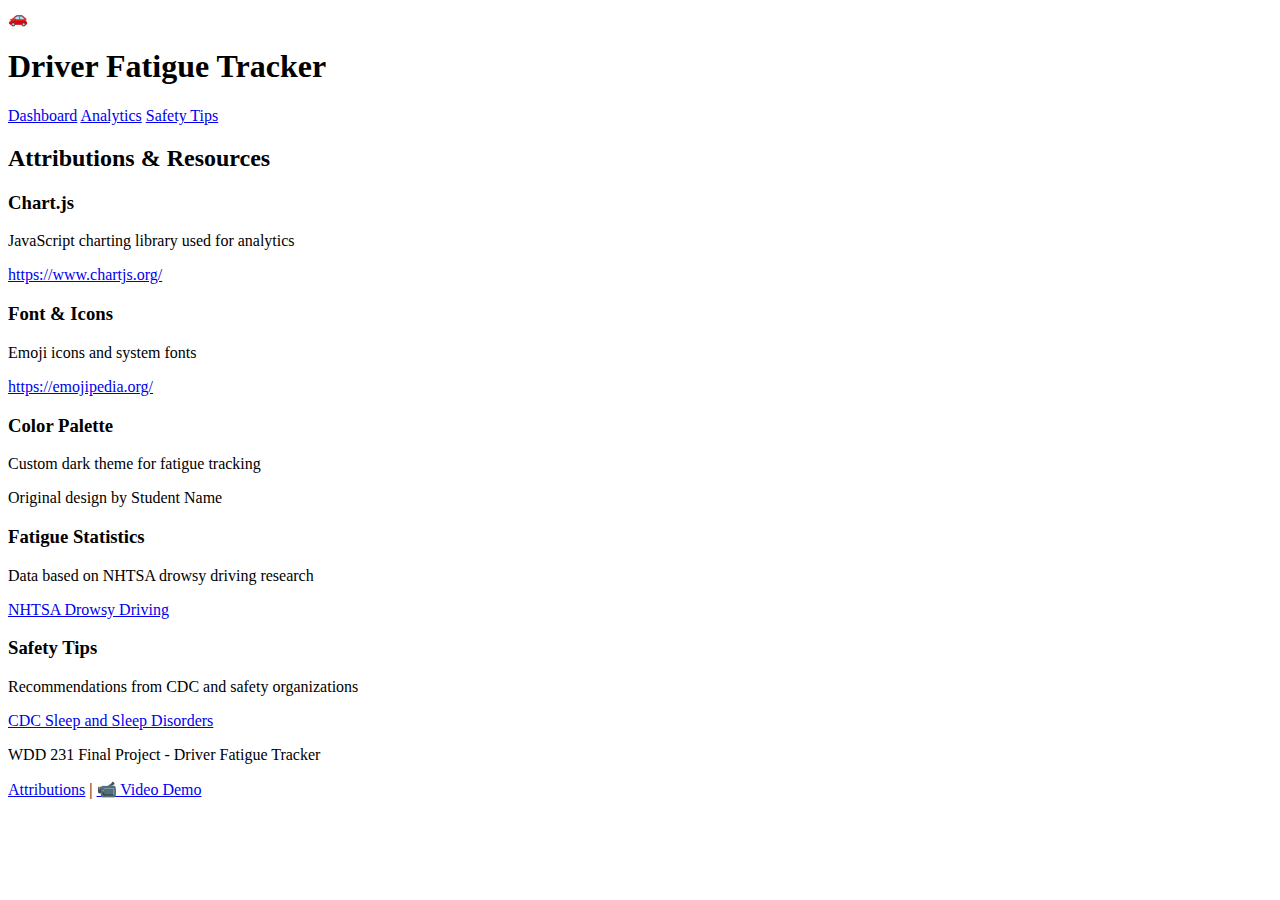
<file: car-fatigue-tracker/attributions.html>
<!DOCTYPE html>
<html lang="en">
<head>
    <meta charset="UTF-8">
    <meta name="viewport" content="width=device-width, initial-scale=1.0">
    <title>Attributions | Driver Fatigue Tracker</title>
</head>
<body>

    <header>
        <div>🚗</div>
        <h1>Driver Fatigue Tracker</h1>
    </header>

    <nav>
        <a href="index.html">Dashboard</a>
        <a href="analytics.html">Analytics</a>
        <a href="safety-tips.html">Safety Tips</a>
    </nav>

    <main id="main-content">
        <h2>Attributions & Resources</h2>
        
        <div>
            <h3>Chart.js</h3>
            <p>JavaScript charting library used for analytics</p>
            <a href="https://www.chartjs.org/" target="_blank">https://www.chartjs.org/</a>
        </div>
        
        <div>
            <h3>Font & Icons</h3>
            <p>Emoji icons and system fonts</p>
            <a href="https://emojipedia.org/" target="_blank">https://emojipedia.org/</a>
        </div>
        
        <div>
            <h3>Color Palette</h3>
            <p>Custom dark theme for fatigue tracking</p>
            <p>Original design by Student Name</p>
        </div>
        
        <div>
            <h3>Fatigue Statistics</h3>
            <p>Data based on NHTSA drowsy driving research</p>
            <a href="https://www.nhtsa.gov/risky-driving/drowsy-driving" target="_blank">NHTSA Drowsy Driving</a>
        </div>
        
        <div>
            <h3>Safety Tips</h3>
            <p>Recommendations from CDC and safety organizations</p>
            <a href="https://www.cdc.gov/sleep/index.html" target="_blank">CDC Sleep and Sleep Disorders</a>
        </div>
    </main>

    <footer>
        <p>WDD 231 Final Project - Driver Fatigue Tracker</p>
        <a href="attributions.html">Attributions</a> | 
        <a href="https://www.loom.com/share/4280902a71dc43fc843a6e0f11ec25a4" target="_blank">📹 Video Demo</a>
    </footer>

    <script src="scripts/main.js"></script>
</body>
</html>
</file>
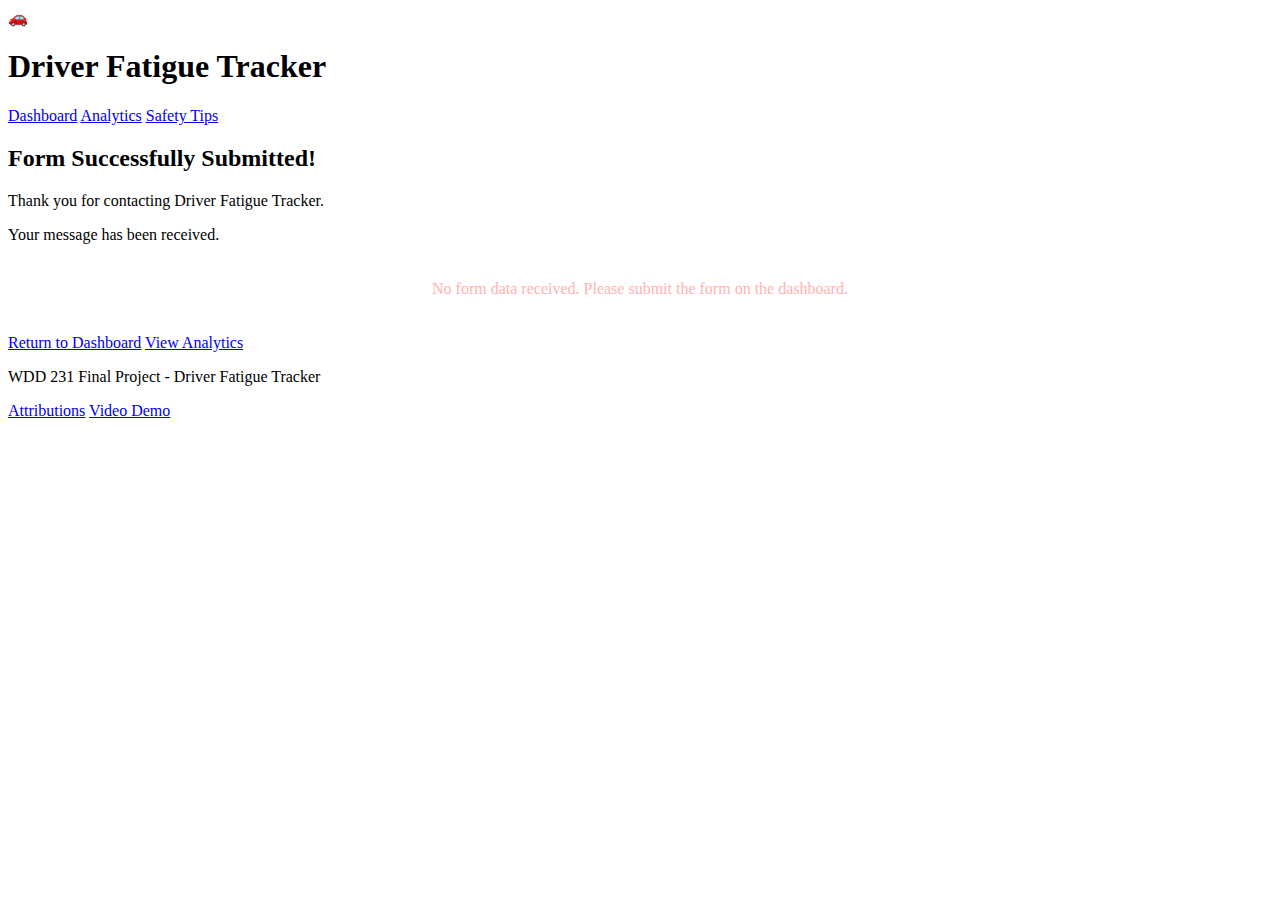
<file: car-fatigue-tracker/form-action.html>
<!DOCTYPE html>
<html lang="en">
<head>
    <meta charset="UTF-8">
    <meta name="viewport" content="width=device-width, initial-scale=1.0">
    <title>Form Submitted | Driver Fatigue Tracker</title>
</head>
<body>

    <header>
        <div>🚗</div>
        <h1>Driver Fatigue Tracker</h1>
    </header>

    <nav>
        <a href="index.html">Dashboard</a>
        <a href="analytics.html">Analytics</a>
        <a href="safety-tips.html">Safety Tips</a>
    </nav>

    <main id="main-content">
        <h2>Form Successfully Submitted!</h2>
        <p>Thank you for contacting Driver Fatigue Tracker.</p>
        <p>Your message has been received.</p>
        
        <!-- Container for form data - JavaScript will fill this -->
        <div id="form-results">
            <!-- Data will be inserted here by main.js -->
        </div>
        
        <div>
            <a href="index.html">Return to Dashboard</a>
            <a href="analytics.html">View Analytics</a>
        </div>
    </main>

    <footer>
        <p>WDD 231 Final Project - Driver Fatigue Tracker</p>
        <a href="attributions.html">Attributions</a>
        <a href="https://youtube.com/your-demo">Video Demo</a>
    </footer>

    <script src="scripts/main.js"></script>
</body>
</html>
</file>
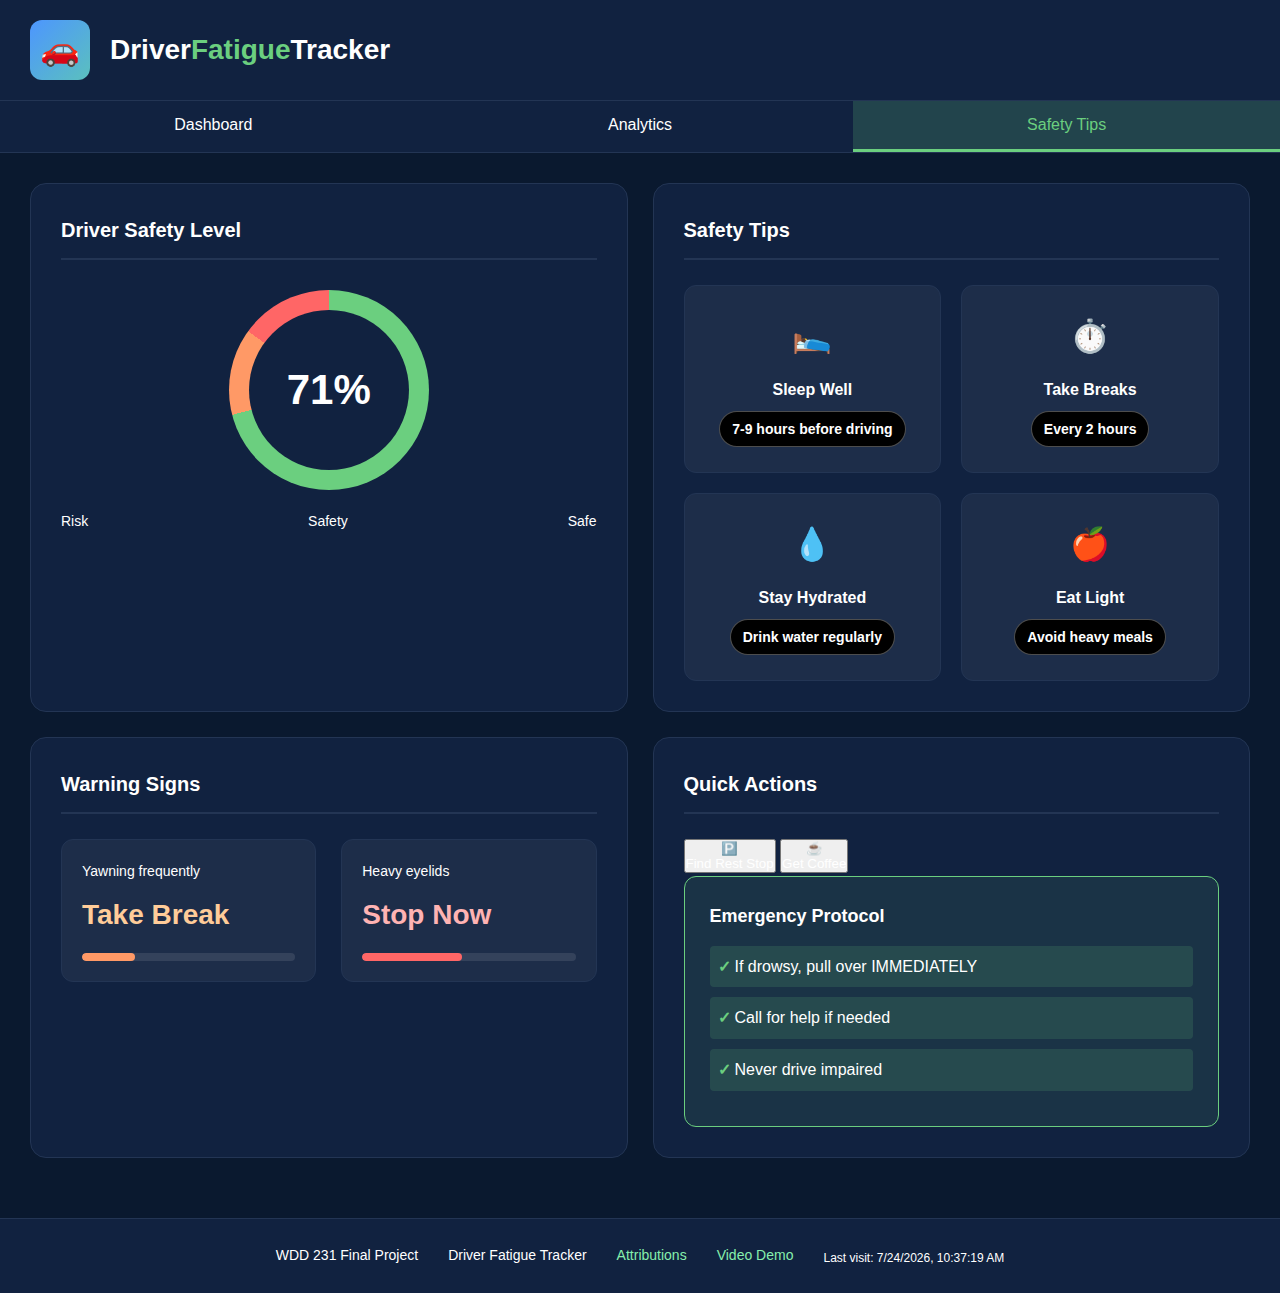
<file: car-fatigue-tracker/safety-tips.html>
<!DOCTYPE html>
<html lang="en">
<head>
    <meta charset="UTF-8">
    <meta name="viewport" content="width=device-width, initial-scale=1.0">
    <meta name="description" content="Driver Safety Tips and Fatigue Prevention">
    <meta name="author" content="Student Name">
    <title>Safety Tips | Driver Fatigue Tracker</title>
    <link rel="stylesheet" href="styles/styles.css">
    <link rel="icon" href="data:image/svg+xml,<svg xmlns=%22http://www.w3.org/2000/svg%22 viewBox=%220 0 100 100%22><text y=%22.9em%22 font-size=%2290%22>🛡️</text></svg>">
</head>
<body>

    <header class="dashboard-header">
        <div class="health-icon">🚗</div>
        <h1 class="dash-title">Driver<span>Fatigue</span>Tracker</h1>
    </header>

    <nav class="instrument-nav">
        <button class="instrument-btn" onclick="window.location.href='index.html'">Dashboard</button>
        <button class="instrument-btn" onclick="window.location.href='analytics.html'">Analytics</button>
        <button class="instrument-btn active" onclick="window.location.href='safety-tips.html'">Safety Tips</button>
    </nav>

    <!-- ID ADDED TO MAIN TAG - ONLY CHANGE -->
    <main id="main-content" class="dashboard-container">
        <div class="energy-section">
            <h2 class="section-title">Driver Safety Level</h2>
            <div class="energy-gauge">
                <div class="gauge-circle">
                    <div class="gauge-value">SAFE</div>
                </div>
                <div class="gauge-labels">
                    <span>Risk</span>
                    <span>Safety</span>
                    <span>Safe</span>
                </div>
            </div>
        </div>

        <div class="symptoms-panel">
            <h2 class="section-title">Safety Tips</h2>
            <div class="symptoms-grid">
                <div class="symptom-item mental">
                    <div class="symptom-icon">🛌</div>
                    <div class="symptom-name">Sleep Well</div>
                    <div class="symptom-level">7-9 hours before driving</div>
                </div>
                
                <div class="symptom-item physical">
                    <div class="symptom-icon">⏱️</div>
                    <div class="symptom-name">Take Breaks</div>
                    <div class="symptom-level">Every 2 hours</div>
                </div>
                
                <div class="symptom-item emotional">
                    <div class="symptom-icon">💧</div>
                    <div class="symptom-name">Stay Hydrated</div>
                    <div class="symptom-level">Drink water regularly</div>
                </div>
                
                <div class="symptom-item cognitive">
                    <div class="symptom-icon">🍎</div>
                    <div class="symptom-name">Eat Light</div>
                    <div class="symptom-level">Avoid heavy meals</div>
                </div>
            </div>
        </div>

        <div class="metrics-panel">
            <h2 class="section-title">Warning Signs</h2>
            <div class="metrics-grid">
                <div class="metric-item">
                    <div class="metric-label">Yawning frequently</div>
                    <div class="metric-value high">Take Break</div>
                    <div class="metric-bar">
                        <div class="metric-fill high"></div>
                    </div>
                </div>
                
                <div class="metric-item">
                    <div class="metric-label">Heavy eyelids</div>
                    <div class="metric-value poor">Stop Now</div>
                    <div class="metric-bar">
                        <div class="metric-fill poor"></div>
                    </div>
                </div>
            </div>
        </div>

        <div class="actions-panel">
            <h2 class="section-title">Quick Actions</h2>
            <div class="action-buttons">
                <button class="action-btn recovery">
                    <div class="btn-icon">🅿️</div>
                    <div class="btn-text">Find Rest Stop</div>
                </button>
                
                <button class="action-btn hydration">
                    <div class="btn-icon">☕</div>
                    <div class="btn-text">Get Coffee</div>
                </button>
            </div>
            
            <div class="recommendations">
                <h3>Emergency Protocol</h3>
                <ul>
                    <li>If drowsy, pull over IMMEDIATELY</li>
                    <li>Call for help if needed</li>
                    <li>Never drive impaired</li>
                </ul>
            </div>
        </div>
    </main>

    <footer class="dashboard-footer">
        <div class="footer-content">
            <span>WDD 231 Final Project</span>
            <span>Driver Fatigue Tracker</span>
            <a href="attributions.html" class="footer-link">Attributions</a>
            <a href="https://youtube.com/your-demo" class="footer-link" target="_blank">Video Demo</a>
        </div>
    </footer>

    <script src="scripts/main.js"></script>
</body>
</html>
</file>
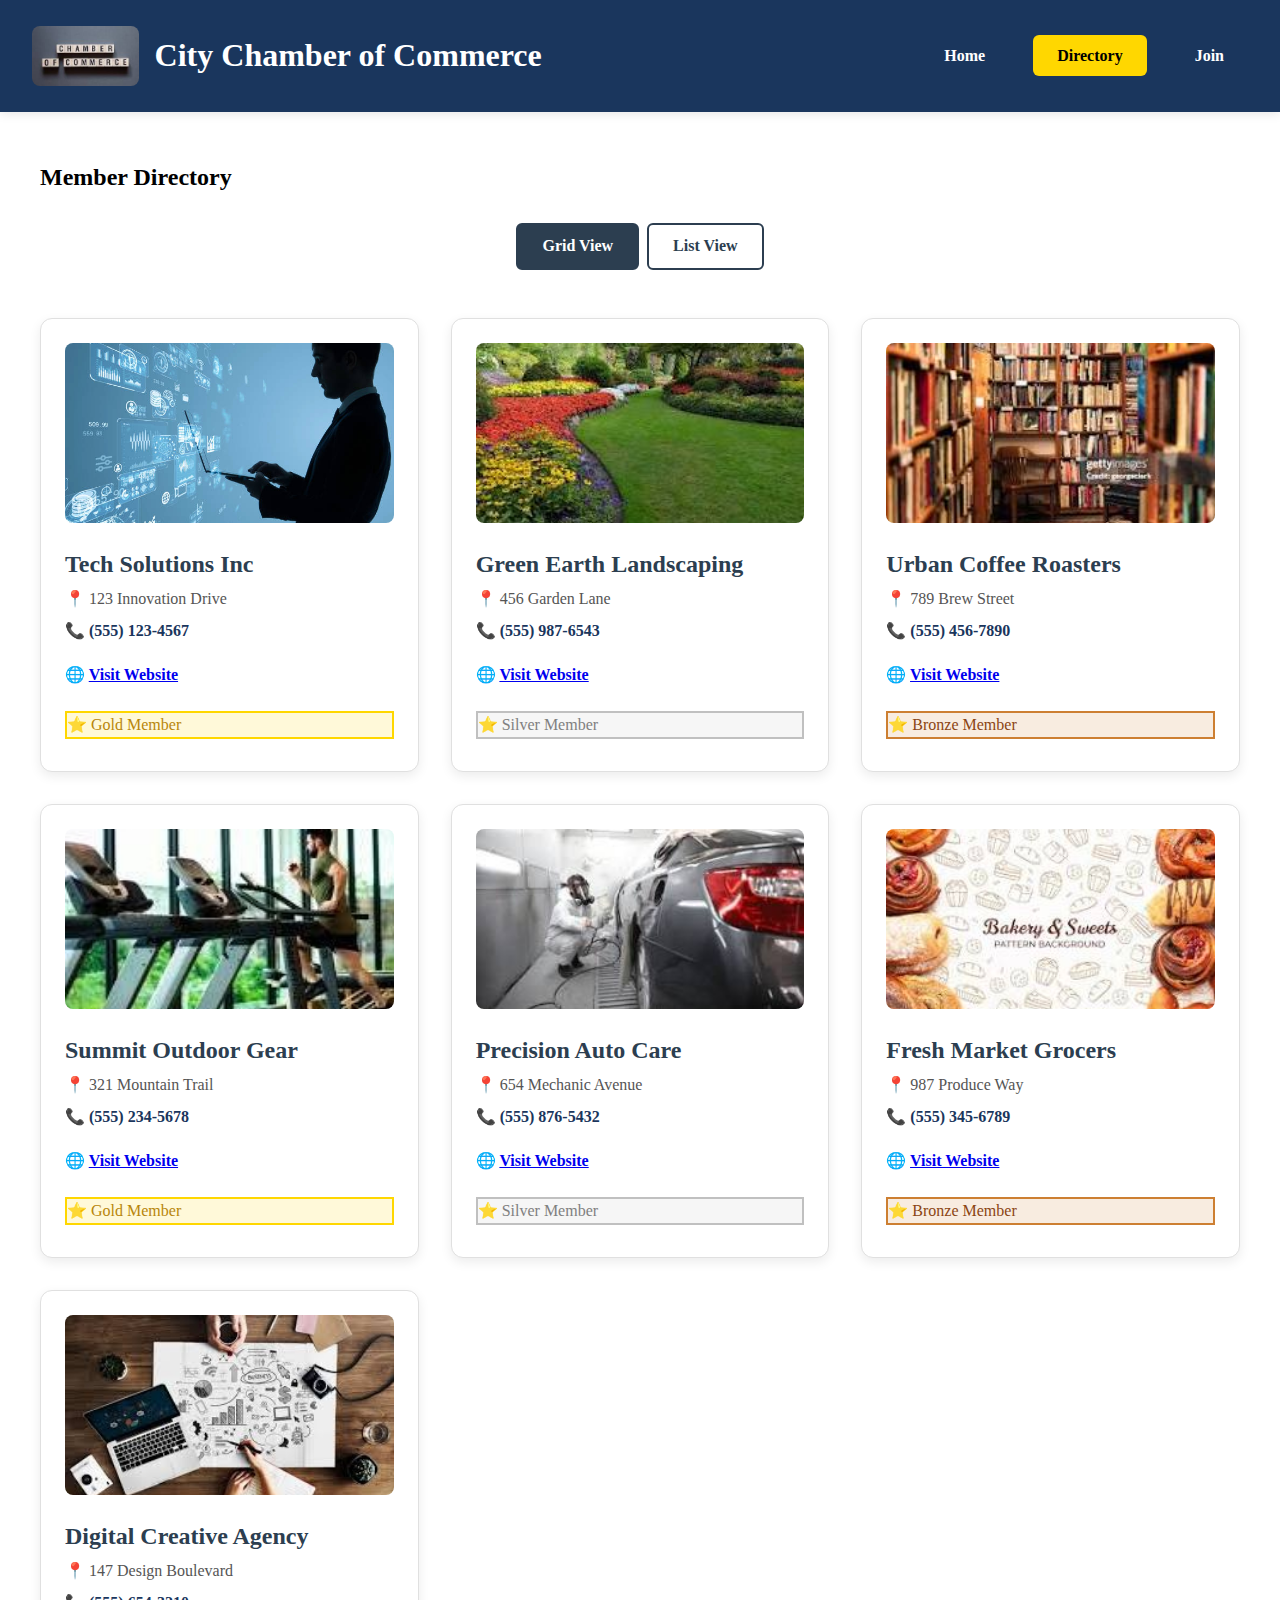
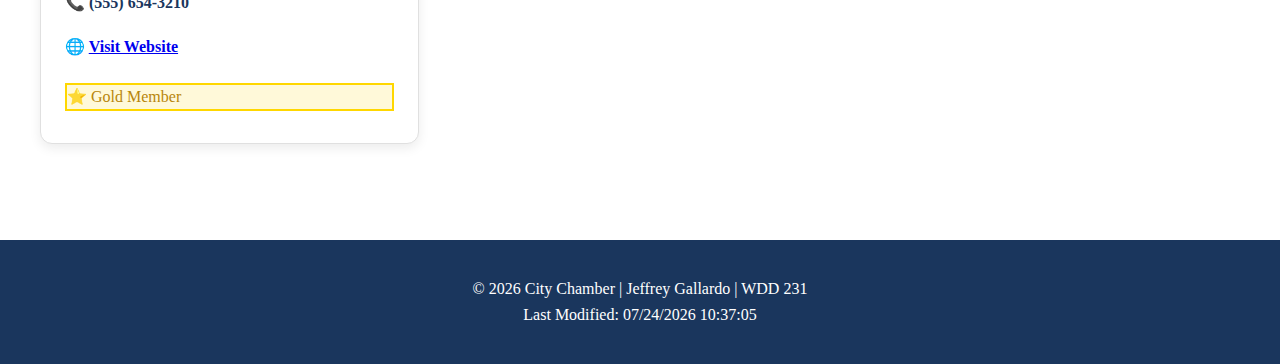
<file: chamber/directory.html>
<!DOCTYPE html>
<html lang="en">
<head>
    <meta charset="UTF-8">
    <meta name="viewport" content="width=device-width, initial-scale=1.0">
    <title>Business Directory | City Chamber</title>
    <link rel="icon" href="images/chamber-commerce.jpg" type="image/x-icon">
    <link rel="stylesheet" href="styles/normalize.css">
    <link rel="stylesheet" href="styles/base.css">
    <link rel="stylesheet" href="styles/directory.css">
    <script src="scripts/directory.js" defer></script>
</head>
<body>
    <header>
        <div class="logo">
            <img src="images/chamber-commerce.jpg" alt="City Chamber Logo">
            <h1>City Chamber of Commerce</h1>
        </div>
        <nav>
            <ul>
                <li><a href="index.html">Home</a></li>
                <li><a href="directory.html" class="active">Directory</a></li>
                <li><a href="join.html">Join</a></li>
            </ul>
        </nav>
    </header>
    <main>
        <h2>Member Directory</h2>
        <div class="view-toggle">
            <button id="grid-view" class="active">Grid View</button>
            <button id="list-view">List View</button>
        </div>
        <div id="member-container" class="grid-view">
            <div class="loading">Loading businesses...</div>
        </div>
    </main>
    <footer>
        <p>&copy; <span id="current-year"></span> City Chamber | Jeffrey Gallardo | WDD 231</p>
        <p>Last Modified: <span id="last-modified"></span></p>
    </footer>
</body>
</html>
</file>
<file: styles/small.css>
/* Base Styles */
* {
    margin: 0;
    padding: 0;
    box-sizing: border-box;
}

body {
    font-family: 'Roboto', sans-serif;
    line-height: 1.6;
    color: #333;
    background-color: #f5f5f5;
}

/* Header */
header {
    background-color: #002244;
    color: white;
    padding: 1rem;
    position: relative;
}

.header-content {
    display: flex;
    justify-content: space-between;
    align-items: center;
    max-width: 1200px;
    margin: 0 auto;
}

.logo {
    font-size: 1.5rem;
    font-weight: bold;
}

.student-name {
    font-size: 1.1rem;
    font-weight: 500;
}

.menu-btn {
    background: none;
    border: none;
    color: white;
    font-size: 1.5rem;
    cursor: pointer;
    padding: 0.5rem;
}

/* Navigation */
nav {
    background-color: #003366;
    display: none;
}

nav.show {
    display: block;
}

nav ul {
    list-style: none;
    display: flex;
    flex-direction: column;
}

nav li {
    border-bottom: 1px solid rgba(255, 255, 255, 0.1);
}

nav a {
    display: block;
    color: white;
    text-decoration: none;
    padding: 1rem;
    transition: background-color 0.3s;
}

nav a:hover {
    background-color: #004488;
}

/* Mobile hamburger menu active state */
nav a.active {
    background-color: #002244;
    font-weight: bold;
    position: relative;
}

nav a.active::before {
    content: "▶";
    position: absolute;
    left: 5px;
    color: white;
}

@media (min-width: 768px) {
    nav a.active::before {
        content: none;
    }
}

/* Main Content */
main {
    max-width: 1200px;
    margin: 2rem auto;
    padding: 0 1rem;
    display: grid;
    grid-template-columns: 1fr;
    gap: 1.5rem;
}

h1 {
    color: #002244;
    margin-bottom: 1rem;
    text-align: center;
    grid-column: 1 / -1;
}

/* Cards */
.card {
    background: white;
    border-radius: 8px;
    padding: 1.5rem;
    box-shadow: 0 2px 4px rgba(0, 0, 0, 0.1);
}

.card h2 {
    color: #002244;
    margin-bottom: 1rem;
}

/* Progress Card */
.progress-card {
    grid-column: 1 / -1;
}

.progress-bar {
    width: 100%;
    height: 20px;
    background-color: #e0e0e0;
    border-radius: 10px;
    margin: 15px 0;
    overflow: hidden;
}

.progress-fill {
    height: 100%;
    background-color: #28a745;
    border-radius: 10px;
}

/* Chamber Logo Section */
.chamber-logo-section {
    text-align: center;
    margin: 3rem auto;
    padding: 3rem;
    grid-column: 1 / -1;
    display: flex;
    flex-direction: column;
    align-items: center;
    justify-content: center;
    background: linear-gradient(145deg, #001a33, #002244);
    border-radius: 15px;
    box-shadow: 0 8px 25px rgba(0, 0, 0, 0.2);
    width: 90%;
    max-width: 800px;
    border: 2px solid #003366;
}

.chamber-logo-container {
    display: flex;
    justify-content: center;
    align-items: center;
    margin-bottom: 2rem;
    width: 100%;
}

.chamber-logo {
    width: 350px;
    height: 350px;
    object-fit: contain;
    border-radius: 50%;
    background: linear-gradient(145deg, #002244, #003366);
    padding: 25px;
    border: 8px solid #001a33;
    box-shadow: 0 8px 20px rgba(0, 0, 0, 0.3);
}

.chamber-text {
    font-size: 2rem;
    color: white;
    font-weight: 700;
    margin-top: 1.5rem;
    text-align: center;
    line-height: 1.3;
    text-shadow: 1px 1px 3px rgba(0, 0, 0, 0.5);
    background: rgba(0, 34, 68, 0.8);
    padding: 15px 30px;
    border-radius: 10px;
    border: 2px solid #003366;
}

/* About Me with Student Image */
.about-me-content {
    display: flex;
    align-items: flex-start;
    gap: 1.5rem;
    margin-top: 1rem;
}

.student-photo {
    width: 100px;
    height: 100px;
    border-radius: 50%;
    object-fit: cover;
    border: 3px solid #003366;
    flex-shrink: 0;
}

.about-text {
    flex: 1;
}

/* Course Filter Buttons */
.filter-btns {
    display: flex;
    gap: 0.5rem;
    margin: 1rem 0;
    flex-wrap: wrap;
}

.filter-btns button {
    background-color: #003366;
    color: white;
    border: none;
    padding: 0.5rem 1rem;
    border-radius: 4px;
    cursor: pointer;
    transition: background-color 0.3s;
}

.filter-btns button:hover {
    background-color: #004488;
}

/* Course List */
.course {
    background: #f8f9fa;
    border-left: 4px solid #003366;
    padding: 1rem;
    margin: 0.5rem 0;
    border-radius: 4px;
}

.course.completed {
    border-left-color: #28a745;
}

.course h3 {
    color: #002244;
    margin-bottom: 0.5rem;
}

.course p {
    color: #666;
    margin: 0.25rem 0;
}

/* Footer */
footer {
    background-color: #002244;
    color: white;
    text-align: center;
    padding: 2rem 1rem;
    margin-top: 3rem;
}

.social {
    margin-bottom: 1rem;
}

.social a {
    color: white;
    text-decoration: none;
    margin: 0 0.5rem;
}

.social a:hover {
    text-decoration: underline;
}

.course-info {
    margin-top: 1rem;
    font-style: italic;
    color: #cccccc;
}

/* Responsive */
@media (max-width: 767px) {
    .header-content {
        flex-wrap: wrap;
    }
    
    .menu-btn {
        margin-left: auto;
    }
    
    .chamber-logo-section {
        padding: 2rem;
        margin: 2rem auto;
        width: 95%;
    }
    
    .chamber-logo {
        width: 280px;
        height: 280px;
        border-width: 6px;
        padding: 20px;
    }
    
    .chamber-text {
        font-size: 1.6rem;
        padding: 12px 20px;
    }
    
    .about-me-content {
        flex-direction: column;
        align-items: center;
        text-align: center;
    }
    
    .student-photo {
        width: 120px;
        height: 120px;
    }
}

/* Tablet and Desktop */
@media (min-width: 768px) {
    .menu-btn {
        display: none;
    }
    
    nav {
        display: block;
        background-color: #003366;
    }
    
    nav ul {
        flex-direction: row;
        justify-content: center;
        max-width: 1200px;
        margin: 0 auto;
    }
    
    nav li {
        border-bottom: none;
    }
    
    nav a {
        padding: 1rem 2rem;
    }
    
    main {
        grid-template-columns: repeat(2, 1fr);
    }
    
    .chamber-logo {
        width: 400px;
        height: 400px;
        border-width: 10px;
        padding: 30px;
    }
    
    .chamber-text {
        font-size: 2.2rem;
        padding: 18px 35px;
    }
    
    .progress-card {
        grid-column: 1 / -1;
    }
}

/* Large Desktop */
@media (min-width: 1024px) {
    main {
        grid-template-columns: repeat(3, 1fr);
    }
    
    .chamber-logo {
        width: 450px;
        height: 450px;
        border-width: 12px;
    }
    
    .chamber-text {
        font-size: 2.5rem;
        padding: 20px 40px;
    }
    
    .chamber-logo-section {
        margin: 4rem auto;
        padding: 4rem;
    }
    
    .progress-card {
        grid-column: 1 / -1;
    }
}

/* Performance Optimizations - Simple student fixes */
.chamber-logo {
    width: 100%;
    max-width: 300px;
    height: auto;
}

@media (min-width: 768px) {
    .chamber-logo {
        max-width: 400px;
        height: auto;
    }
}

@media (min-width: 1024px) {
    .chamber-logo {
        max-width: 450px;
        height: auto;
    }
}
</file>
<file: styles/larger.css>
@media (min-width: 768px) {
    .menu-btn {
        display: none;
    }
    
    nav {
        display: block;
        background: #003366;
    }
    
    nav ul {
        display: flex;
        justify-content: center;
    }
    
    nav li {
        border: none;
        padding: 15px 25px;
    }
    
    nav a {
        color: white;
    }
    
    main {
        display: grid;
        grid-template-columns: repeat(3, 1fr);
        gap: 20px;
        padding: 30px;
    }
    
    h1 {
        grid-column: 1 / -1;
    }
    
    .chamber-logo-section {
        grid-column: 1 / -1;
    }
}
</file>
<file: chamber/styles/base.css>
/* ===== FORCE WHITE TEXT IN HEADER ===== */
header, header *, header h2, .logo h2, .logo, nav a {
    color: #ffffff !important;
}

/* Active link high contrast */
nav a.active {
    background-color: #ffd700 !important; /* Gold */
    color: #000000 !important; /* Black */
    font-weight: 700;
}

/* Header styles */
header {
    background-color: #1a365d;
    color: white;
    padding: 1rem 2rem;
    display: flex;
    justify-content: space-between;
    align-items: center;
    box-shadow: 0 2px 10px rgba(0,0,0,0.1);
}

.logo {
    display: flex;
    align-items: center;
    gap: 1rem;
}

.logo img {
    height: 60px;
    width: auto;
    border-radius: 8px;
}

.logo h2 {
    font-size: 1.8rem;
    margin: 0;
    color: white;
    font-weight: 700;
}

/* Navigation styles */
nav ul {
    display: flex;
    list-style: none;
    gap: 1.5rem;
    margin: 0;
    padding: 0;
}

nav a {
    color: white;
    text-decoration: none;
    padding: 0.75rem 1.5rem;
    border-radius: 6px;
    transition: background-color 0.3s;
    font-weight: 600;
    font-size: 1rem;
}

nav a:hover {
    background-color: rgba(255, 255, 255, 0.2);
}

/* Main content */
main {
    max-width: 1200px;
    margin: 0 auto;
    padding: 2rem;
    min-height: 70vh;
}

/* Footer */
footer {
    background-color: #1a365d;
    color: white;
    text-align: center;
    padding: 2rem;
    margin-top: 3rem;
}

footer p {
    margin: 0.5rem 0;
    color: white;
}

/* Responsive header */
@media (max-width: 768px) {
    header {
        flex-direction: column;
        padding: 1rem;
        gap: 1rem;
    }
    
    nav ul {
        gap: 0.5rem;
    }
    
    nav a {
        padding: 0.5rem 1rem;
        font-size: 0.9rem;
    }
    
    .logo h2 {
        font-size: 1.5rem;
    }
}
</file>
<file: chamber/styles/home.css>
/* styles/home.css - FINAL FIXED VERSION */

/* GLOBAL TEXT */
body, p, h1, h3 {
  color: #222222;
}

/* HERO SECTION */
.hero {
  background: #0047ab;
  color: white;
  padding: 4rem 2rem;
  text-align: center;
  border-radius: 12px;
  margin-bottom: 2rem;
}

.hero h2 {
  color: white;
  font-size: 2.5rem;
  margin-bottom: 1rem;
}

.hero p {
  color: white;
  font-size: 1.2rem;
  max-width: 600px;
  margin: 0 auto;
}

/* CTA SECTION */
.cta h2 {
  color: #003580;
}
</file>
<file: siteplan/site-plan.css>
/* Apply Selected Color Scheme and Typography */
:root {
    --bg-color: #1A1A1A;
    --text-color: #FFFFFF;
    --accent-color: #FFD700;
    --alert-color: #FF4C4C;
}

body {
    background-color: var(--bg-color);
    color: var(--text-color);
    font-family: 'Lato', sans-serif;
    line-height: 1.6;
    margin: 0;
    padding: 2rem;
    max-width: 1200px;
    margin: 0 auto;
}

h1, h2, h3 {
    font-family: 'Roboto', sans-serif;
    color: var(--accent-color);
    border-bottom: 1px solid var(--accent-color);
    padding-bottom: 0.5rem;
}

h1 {
    font-size: 2.5rem;
    margin-bottom: 0.5rem;
}

h2 {
    font-size: 1.8rem;
    margin-top: 2rem;
}

h3 {
    font-size: 1.3rem;
    margin-top: 1.5rem;
    border-bottom: none;
    color: var(--text-color);
}

header {
    text-align: center;
    margin-bottom: 3rem;
    padding: 2rem;
    background-color: #2A2A2A;
    border-radius: 10px;
    border: 2px solid var(--accent-color);
}

section {
    max-width: 800px;
    margin: 0 auto 2.5rem auto;
    background-color: #2A2A2A;
    padding: 1.5rem 2rem;
    border-radius: 8px;
    box-shadow: 0 4px 8px rgba(0, 0, 0, 0.3);
}

ul {
    list-style-type: square;
    padding-left: 1.5rem;
}

li {
    margin-bottom: 0.5rem;
}

p {
    margin-bottom: 1rem;
}

/* Wireframe placeholder styles */
.wireframe {
    margin-bottom: 2rem;
}

.wireframe-placeholder {
    background-color: #1A1A1A;
    padding: 20px;
    border: 2px dashed var(--accent-color);
    border-radius: 8px;
    margin: 15px 0;
}

.wireframe-placeholder ul {
    margin-left: 20px;
    margin-top: 10px;
}

.wireframe-placeholder p {
    margin: 0.5rem 0;
}

/* Color sample styling */
.color-sample {
    display: inline-block;
    border-radius: 4px;
    font-family: monospace;
    font-weight: bold;
    margin-right: 5px;
    padding: 2px 8px;
    min-width: 80px;
    text-align: center;
}

/* Typography samples */
.typo-sample {
    font-size: 1.2rem;
    margin: 10px 0;
}

/* Typography demonstration */
.roboto-demo {
    font-family: 'Roboto', sans-serif;
    font-size: 1.3rem;
    color: var(--accent-color);
}

.lato-demo {
    font-family: 'Lato', sans-serif;
    font-size: 1.1rem;
}

footer {
    text-align: center;
    font-size: 0.9rem;
    margin-top: 4rem;
    color: var(--accent-color);
    border-top: 1px solid var(--accent-color);
    padding-top: 1.5rem;
    padding-bottom: 1rem;
    background-color: #2A2A2A;
    border-radius: 10px;
}

/* Responsive design */
@media (max-width: 768px) {
    body {
        padding: 1rem;
    }
    
    h1 {
        font-size: 2rem;
    }
    
    h2 {
        font-size: 1.5rem;
    }
    
    section {
        padding: 1rem;
    }
    
    header {
        padding: 1.5rem 1rem;
    }
}

/* Print styles */
@media print {
    body {
        background-color: white;
        color: black;
    }
    
    section {
        box-shadow: none;
        border: 1px solid #ccc;
    }
}

/* Accessibility - focus states */
:focus {
    outline: 2px solid var(--accent-color);
    outline-offset: 2px;
}

/* Code for better visual hierarchy */
strong {
    color: var(--accent-color);
}
</file>
<file: styles/base.css>
/* styles/base.css - COMPLETE FIXED VERSION */

:root {
  --primary-color: #0047ab;
  --secondary-color: #003580;
  --accent-color: #ffd700;
  --light-accent: #ffed4e;
  --text-dark: #333333;
  --text-light: #ffffff;
  --bg-white: #ffffff;
  --bg-light: #f8f9fa;
  --border-radius-sm: 8px;
  --border-radius-md: 12px;
}

* {
  margin: 0;
  padding: 0;
  box-sizing: border-box;
}

body {
  font-family: 'Open Sans', sans-serif;
  line-height: 1.6;
  color: var(--text-dark);
  background: var(--bg-light);
  display: flex;
  flex-direction: column;
  min-height: 100vh;
}

header {
  background: var(--bg-white);
  padding: 1rem;
  border-bottom: 3px solid var(--primary-color);
}

.header-container {
  display: flex;
  flex-direction: column;
  gap: 1.5rem;
}

.logo {
  display: flex;
  align-items: center;
  justify-content: center;
  text-align: center;
  padding: 0.5rem 0;
}

.logo img {
  width: 70px;
  height: 70px;
  border-radius: 10px;
  object-fit: cover;
  margin-right: 1rem;
  border: 3px solid var(--primary-color);
}

.logo h1 {
  font-size: 1.7rem;
  color: var(--primary-color);
  font-weight: 700;
  margin: 0;
}

nav {
  margin: 0;
}

nav ul {
  display: flex;
  justify-content: center;
  list-style: none;
  padding: 0.75rem;
  margin: 0;
  gap: 0.75rem;
  background: #f0f7ff;
  border-radius: var(--border-radius-md);
}

nav li {
  display: inline-block;
}

nav a {
  display: inline-block;
  text-decoration: none;
  color: var(--primary-color);
  font-weight: 700;
  padding: 0.7rem 1.5rem;
  border-radius: var(--border-radius-sm);
  background: var(--bg-white);
}

nav a:hover {
  background: #e6f2ff;
  color: var(--secondary-color);
}

nav a.active {
  background: var(--primary-color); /* FIXED: Changed from black to primary blue */
  color: var(--text-light); /* White text for contrast */
  border-radius: 4px;
}

main {
  flex: 1;
  padding: 1rem;
  max-width: 1200px;
  margin: 0 auto;
  width: 100%;
}

footer {
  background: #f8f9fa;
  color: #222222; /* Dark text for contrast */
  text-align: center;
  padding: 2rem;
  margin-top: auto;
}

footer p {
  margin: 0.5rem 0;
}

footer span {
  font-weight: bold;
  color: var(--accent-color);
}

#current-year {
  color: var(--primary-color);
  font-weight: bold;
}

@media (min-width: 768px) {
  .header-container {
    flex-direction: row;
    justify-content: space-between;
    align-items: center;
  }
  
  .logo {
    justify-content: flex-start;
  }
  
  .logo h1 {
    font-size: 2rem;
  }
}

img {
  max-width: 100%;
  height: auto;
  display: block;
}

/* FIX FOR H2 CONTRAST - DARK BACKGROUND FOR WHITE TEXT */
.card-header {
  background-color: var(--primary-color);
  color: var(--text-light);
  padding: 1rem;
  border-radius: var(--border-radius-sm) var(--border-radius-sm) 0 0;
}

.card-header h2 {
  color: var(--text-light);
  margin: 0;
}

/* HAMBURGER MENU - FIXED CONTRAST */
.menu-toggle {
  display: none; /* Hidden on desktop */
  background: var(--primary-color); /* Dark blue background */
  border: 2px solid white;
  border-radius: 4px;
  cursor: pointer;
  width: 44px;
  height: 44px;
  padding: 0;
  margin: 0 auto;
  flex-direction: column;
  justify-content: center;
  align-items: center;
  gap: 4px;
  transition: background-color 0.3s ease;
}

.menu-toggle:hover {
  background: var(--secondary-color);
}

/* Hamburger lines - WHITE FOR CONTRAST */
.menu-toggle span {
  display: block;
  width: 20px;
  height: 2px;
  background-color: white; /* White lines on blue background */
  border-radius: 1px;
  transition: all 0.3s ease;
}

/* Hamburger to X animation */
.menu-toggle[aria-expanded="true"] span:nth-child(1) {
  transform: rotate(45deg) translate(4px, 4px);
}

.menu-toggle[aria-expanded="true"] span:nth-child(2) {
  opacity: 0;
}

.menu-toggle[aria-expanded="true"] span:nth-child(3) {
  transform: rotate(-45deg) translate(4px, -4px);
}

/* MOBILE STYLES */
@media (max-width: 767px) {
  .menu-toggle {
    display: flex; /* Show on mobile */
  }
  
  nav {
    position: relative;
    display: flex;
    flex-direction: column;
    align-items: center;
  }
  
  nav ul {
    display: none;
    flex-direction: column;
    position: absolute;
    top: 100%;
    left: 0;
    right: 0;
    background: var(--bg-white);
    z-index: 1000;
    box-shadow: 0 4px 6px rgba(0, 0, 0, 0.1);
    margin-top: 0.5rem;
    padding: 0;
    border-radius: var(--border-radius-md);
    overflow: hidden;
  }
  
  nav ul.show {
    display: flex;
  }
  
  nav li {
    width: 100%;
    text-align: center;
  }
  
  nav a {
    display: block;
    width: 100%;
    padding: 1rem;
    text-align: center;
    border-radius: 0;
    border-bottom: 1px solid #f0f7ff;
  }
  
  nav a:last-child {
    border-bottom: none;
  }
  
  nav a:hover {
    background: #e6f2ff;
  }
}

/* FIX FOR HERO SECTION CONTRAST - MUST BE IN HOME.CSS TOO */
/* This is a fallback - add this to home.css for better specificity */
.hero-fix {
  background-color: var(--primary-color);
  color: var(--text-light);
}

/* Fix for any white text on light backgrounds */
.text-on-light {
  color: var(--text-dark) !important;
}

/* Ensure buttons have proper contrast */
.button {
  background-color: var(--primary-color);
  color: var(--text-light);
  border: 2px solid white;
  padding: 0.75rem 1.5rem;
  border-radius: var(--border-radius-sm);
  text-decoration: none;
  font-weight: bold;
  display: inline-block;
}

.button:hover {
  background-color: var(--secondary-color);
}
</file>
<file: styles/directory.css>
/* View toggle buttons */
.view-toggle {
    margin: 1rem 0 2rem;
    display: flex;
    gap: 0.5rem;
    justify-content: center;
}

.view-toggle button {
    padding: 0.75rem 1.5rem;
    border: 2px solid #2c3e50;
    background: white;
    color: #2c3e50;
    cursor: pointer;
    border-radius: 6px;
    font-weight: 600;
    font-family: 'Open Sans', sans-serif;
    transition: all 0.3s ease;
    font-size: 1rem;
}

.view-toggle button:hover {
    background-color: #f0f0f0;
}

.view-toggle button.active {
    background-color: #2c3e50;
    color: white;
    border-color: #2c3e50;
}

/* Grid view */
#member-container.grid-view {
    display: grid;
    grid-template-columns: repeat(auto-fill, minmax(300px, 1fr));
    gap: 2rem;
    padding: 1rem 0;
}

/* List view */
#member-container.list-view {
    display: flex;
    flex-direction: column;
    gap: 1rem;
}

#member-container.list-view .member-card {
    display: flex;
    flex-direction: row;
    align-items: center;
    padding: 1.5rem;
    gap: 2rem;
}

#member-container.list-view .member-card img {
    width: 120px;
    height: 120px;
    object-fit: cover;
}

#member-container.list-view .member-card .card-content {
    flex: 1;
}

/* Member card styles */
.member-card {
    background: white;
    border: 1px solid #e0e0e0;
    border-radius: 12px;
    padding: 1.5rem;
    box-shadow: 0 4px 12px rgba(0,0,0,0.08);
    transition: transform 0.3s ease, box-shadow 0.3s ease;
    display: flex;
    flex-direction: column;
}

.member-card:hover {
    transform: translateY(-5px);
    box-shadow: 0 8px 20px rgba(0,0,0,0.12);
}

.member-card img {
    width: 100%;
    height: 180px;
    object-fit: cover;
    border-radius: 8px;
    margin-bottom: 1rem;
}

.member-card h3 {
    color: #2c3e50;
    margin: 0.5rem 0;
    font-size: 1.5rem;
    font-weight: 700;
}

.member-card p {
    color: #555;
    margin: 0.5rem 0;
    line-height: 1.5;
    font-size: 0.95rem;
}

.member-card .phone {
    font-weight: 600;
    color: #1a365d;
}

.member-card .website {
    display: inline-block;
    margin: 0.75rem 0;
    color: #2c3e50;
    text-decoration: none;
    font-weight: 600;
    padding: 0.5rem 0;
    border-bottom: 2px solid transparent;
    transition: border-color 0.3s ease;
}

.member-card .website:hover {
    border-bottom: 2px solid #2c3e50;
}

.member-card .level {
    display: inline-block;
    padding: 0.5rem 1rem;
    border-radius: 20px;
    font-size: 0.85rem;
    font-weight: 700;
    margin-top: 0.5rem;
    text-transform: uppercase;
    letter-spacing: 0.5px;
    align-self: flex-start;
}

/* FIX: Better color contrast for badges */
.member-card .gold {
    background-color: rgba(255, 215, 0, 0.15);
    color: #8b6914; /* DARKER GOLD TEXT */
    border: 2px solid #b8860b;
}

.member-card .silver {
    background-color: rgba(192, 192, 192, 0.15);
    color: #696969; /* DARKER SILVER TEXT */
    border: 2px solid #a9a9a9;
}

.member-card .bronze {
    background-color: rgba(205, 127, 50, 0.15);
    color: #8b4513;
    border: 2px solid #cd7f32;
}

.loading {
    text-align: center;
    padding: 3rem;
    color: #666;
    font-size: 1.1rem;
    grid-column: 1 / -1;
}

/* Responsive adjustments */
@media (max-width: 768px) {
    #member-container.grid-view {
        grid-template-columns: repeat(auto-fill, minmax(250px, 1fr));
        gap: 1.5rem;
    }
    
    #member-container.list-view .member-card {
        flex-direction: column;
        align-items: flex-start;
        gap: 1rem;
    }
    
    #member-container.list-view .member-card img {
        width: 100%;
        height: 180px;
    }
    
    .view-toggle {
        margin: 1rem 0;
    }
    
    .view-toggle button {
        padding: 0.6rem 1.2rem;
        font-size: 0.9rem;
    }
}

@media (max-width: 480px) {
    #member-container.grid-view {
        grid-template-columns: 1fr;
    }
}

/* ===== LIGHTHOUSE FIX: FOCUS VISIBILITY ===== */
button:focus,
a:focus {
    outline: 2px solid #2c3e50;
    outline-offset: 2px;
}

.view-toggle button:focus {
    background-color: #2c3e50;
    color: white;
}

.nav-link:focus {
    background-color: rgba(255, 255, 255, 0.3);
}
</file>
<file: styles/join.css>
/* join.css - Styles for Chamber Join Page */

/* Form Styles */
.form-section {
    background: var(--bg-white);
    border-radius: 8px;
    box-shadow: 0 2px 10px rgba(0,0,0,0.1);
    padding: 2rem;
    margin-bottom: 2rem;
}

.form-section h2 {
    color: var(--primary-color);
    margin-bottom: 1.5rem;
    font-size: 1.5rem;
}

.form-group {
    margin-bottom: 1.5rem;
}

.form-group label {
    display: block;
    margin-bottom: 0.5rem;
    font-weight: 600;
    color: var(--text-dark);
}

.form-group input,
.form-group select,
.form-group textarea {
    width: 100%;
    padding: 0.75rem;
    border: 1px solid #ddd;
    border-radius: 4px;
    font-size: 1rem;
    font-family: 'Open Sans', sans-serif;
}

.form-group input:focus,
.form-group select:focus,
.form-group textarea:focus {
    outline: none;
    border-color: var(--primary-color);
    box-shadow: 0 0 0 3px rgba(0, 71, 171, 0.1);
}

.form-group input[type="text"],
.form-group input[type="email"],
.form-group input[type="tel"] {
    height: 48px;
}

.form-group textarea {
    resize: vertical;
    min-height: 100px;
}

fieldset {
    border: 1px solid #e0e0e0;
    border-radius: 6px;
    padding: 1.5rem;
    margin-bottom: 1.5rem;
}

legend {
    font-weight: 700;
    color: var(--primary-color);
    padding: 0 0.5rem;
    font-size: 1.1rem;
}

.submit-btn {
    background: var(--primary-color);
    color: white;
    border: none;
    padding: 1rem 2rem;
    font-size: 1.1rem;
    font-weight: 600;
    border-radius: 4px;
    cursor: pointer;
    width: 100%;
    transition: background-color 0.3s;
}

.submit-btn:hover {
    background: var(--secondary-color);
}

/* Membership Cards */
.membership-cards {
    margin-top: 2rem;
}

.membership-cards h2 {
    color: var(--primary-color);
    margin-bottom: 0.5rem;
    font-size: 1.5rem;
}

.section-subtitle {
    color: var(--text-dark);
    margin-bottom: 2rem;
    font-size: 1rem;
    opacity: 0.8;
}

.membership-grid {
    display: grid;
    grid-template-columns: repeat(auto-fit, minmax(250px, 1fr));
    gap: 1.5rem;
    margin-top: 1rem;
}

.membership-card {
    background: white;
    border-radius: 8px;
    overflow: hidden;
    box-shadow: 0 2px 10px rgba(0,0,0,0.1);
    transition: transform 0.3s, box-shadow 0.3s;
}

.membership-card:hover {
    transform: translateY(-5px);
    box-shadow: 0 5px 20px rgba(0,0,0,0.15);
}

.membership-card.highlight {
    border: 2px solid var(--accent-color);
    position: relative;
}

/* ONLY ONE .card-header RULE - NO DUPLICATES */
.card-header {
    background: var(--primary-color);
    color: white;
    padding: 1.5rem;
    text-align: center;
}

.card-header h3 {
    margin: 0 0 0.5rem 0;
    font-size: 1.25rem;
}

.card-header .price {
    font-size: 1.5rem;
    font-weight: 700;
}

.card-header .price span {
    font-size: 1rem;
    font-weight: 400;
    opacity: 0.9;
}

.card-body {
    padding: 1.5rem;
}

.card-body ul {
    list-style: none;
    padding: 0;
    margin: 0 0 1.5rem 0;
}

.card-body li {
    padding: 0.25rem 0;
    color: var(--text-dark);
}

.view-benefits {
    background: transparent;
    color: var(--primary-color);
    border: 2px solid var(--primary-color);
    padding: 0.75rem 1.5rem;
    border-radius: 4px;
    font-weight: 600;
    cursor: pointer;
    width: 100%;
    transition: all 0.3s;
}

.view-benefits:hover {
    background: var(--primary-color);
    color: white;
}

a.active {
    background: var(--primary-color);
    color: white;
}

/* Responsive */
@media (max-width: 768px) {
    .container {
        grid-template-columns: 1fr;
    }
    
    .membership-grid {
        grid-template-columns: 1fr;
    }
    
    .form-section,
    .membership-cards {
        padding: 1rem;
    }
}

@media (min-width: 769px) and (max-width: 1024px) {
    .membership-grid {
        grid-template-columns: repeat(2, 1fr);
    }
}
</file>
<file: car-fatigue-tracker/styles/styles.css>
/* DRIVER FATIGUE TRACKER - COMPLETE CSS */
:root {
    --health-blue: #4d96ff;
    --energy-green: #6bcf7f;
    --fatigue-orange: #ff9966;
    --exhausted-red: #ff6666;
    --rest-purple: #9d65c9;
    --calm-teal: #5bc0be;
    --dash-bg: #0a192f;
    --panel-bg: #112240;
    --panel-border: #233554;
    --text-light: #e6f1ff;
    --text-dim: #8892b0;
    --pure-white: #ffffff;
}

* {
    margin: 0;
    padding: 0;
    box-sizing: border-box;
}

/* ===== BASE STYLES ===== */
body {
    font-family: 'Segoe UI', 'Inter', sans-serif;
    background: var(--dash-bg);
    color: var(--pure-white);
    min-height: 100vh;
    line-height: 1.6;
}

/* ===== HEADER ===== */
.dashboard-header {
    background: var(--panel-bg);
    padding: 20px 30px;
    display: flex;
    align-items: center;
    gap: 20px;
    border-bottom: 1px solid var(--panel-border);
    flex-wrap: wrap;
    color: var(--pure-white);
    position: relative;
}

.health-icon {
    font-size: 32px;
    background: linear-gradient(135deg, var(--health-blue), var(--calm-teal));
    width: 60px;
    height: 60px;
    display: flex;
    align-items: center;
    justify-content: center;
    border-radius: 12px;
}

.dash-title {
    font-size: 28px;
    font-weight: 600;
    color: var(--pure-white);
}

.dash-title span {
    color: var(--energy-green);
    font-weight: 700;
}

/* ===== HAMBURGER MENU ===== */
.menu-toggle {
    display: none;
}

.hamburger-label {
    display: none;
    font-size: 2rem;
    cursor: pointer;
    color: var(--pure-white);
    margin-left: auto;
    padding: 0 15px;
    z-index: 1001;
}

.mobile-menu {
    display: flex;
    width: 100%;
}

/* ===== NAVIGATION ===== */
.instrument-nav {
    display: flex;
    background: var(--panel-bg);
    border-bottom: 1px solid var(--panel-border);
    width: 100%;
}

.instrument-btn {
    flex: 1;
    padding: 15px 20px;
    background: transparent;
    border: none;
    color: var(--pure-white);
    font-size: 16px;
    font-weight: 500;
    cursor: pointer;
    border-bottom: 3px solid transparent;
    transition: all 0.3s;
    text-align: center;
}

.instrument-btn:hover {
    color: var(--pure-white);
    background: rgba(100, 255, 218, 0.1);
}

.instrument-btn.active {
    color: #6bcf7f;
    border-bottom-color: var(--energy-green);
    background: rgba(107, 207, 127, 0.2);
}

/* ===== MAIN LAYOUT ===== */
.dashboard-container {
    padding: 30px;
    max-width: 1400px;
    margin: 0 auto;
    display: grid;
    grid-template-columns: 1fr 1fr;
    gap: 25px;
}

.section-title {
    color: var(--pure-white);
    font-size: 20px;
    margin-bottom: 25px;
    padding-bottom: 12px;
    border-bottom: 2px solid var(--panel-border);
}

/* ===== ENERGY GAUGE ===== */
.energy-section {
    background: var(--panel-bg);
    border: 1px solid var(--panel-border);
    border-radius: 16px;
    padding: 30px;
    grid-column: 1;
    grid-row: 1;
}

.energy-gauge {
    text-align: center;
    margin: 30px 0;
}

.gauge-circle {
    width: 200px;
    height: 200px;
    margin: 0 auto;
    border-radius: 50%;
    background: conic-gradient(
        var(--energy-green) 0% 65%,
        var(--fatigue-orange) 65% 85%,
        var(--exhausted-red) 85% 100%
    );
    position: relative;
    display: flex;
    align-items: center;
    justify-content: center;
}

.gauge-circle::before {
    content: '';
    position: absolute;
    width: 160px;
    height: 160px;
    background: var(--panel-bg);
    border-radius: 50%;
}

.gauge-value {
    position: relative;
    z-index: 2;
    font-size: 42px;
    font-weight: 700;
    color: var(--pure-white);
}

.gauge-labels {
    display: flex;
    justify-content: space-between;
    margin-top: 20px;
    color: var(--text-dim);
    font-size: 14px;
}

/* ===== FATIGUE WARNING ===== */
.fatigue-warning {
    background: rgba(255, 153, 102, 0.1);
    border: 2px solid var(--fatigue-orange);
    border-radius: 12px;
    padding: 20px;
    display: flex;
    align-items: center;
    gap: 20px;
    margin-top: 30px;
}

.warning-icon {
    font-size: 32px;
    color: #ff9966;
}

.warning-text strong {
    color: #ffb3b3;
    font-size: 18px;
    display: block;
    margin-bottom: 5px;
}

.warning-text p {
    color: var(--pure-white);
}

/* ===== SYMPTOMS PANEL ===== */
.symptoms-panel {
    background: var(--panel-bg);
    border: 1px solid var(--panel-border);
    border-radius: 16px;
    padding: 30px;
    grid-column: 2;
    grid-row: 1;
}

.symptoms-grid {
    display: grid;
    grid-template-columns: repeat(2, 1fr);
    gap: 20px;
}

.symptom-item {
    background: rgba(255, 255, 255, 0.05);
    border: 1px solid var(--panel-border);
    border-radius: 12px;
    padding: 25px;
    text-align: center;
    transition: all 0.3s;
}

.symptom-item.active {
    border-color: var(--fatigue-orange);
    background: rgba(255, 153, 102, 0.1);
}

.symptom-icon {
    font-size: 32px;
    margin-bottom: 15px;
    color: var(--pure-white);
}

.symptom-name {
    color: var(--pure-white);
    font-size: 16px;
    font-weight: 600;
    margin-bottom: 8px;
}

.symptom-level {
    font-size: 14px;
    padding: 6px 12px;
    border-radius: 20px;
    display: inline-block;
    background: #000000;
    color: #ffffff;
    font-weight: 700;
    border: 1px solid rgba(255,255,255,0.3);
}

/* ===== METRICS PANEL ===== */
.metrics-panel {
    background: var(--panel-bg);
    border: 1px solid var(--panel-border);
    border-radius: 16px;
    padding: 30px;
    grid-column: 1;
    grid-row: 2;
}

.metrics-grid {
    display: grid;
    grid-template-columns: repeat(2, 1fr);
    gap: 25px;
}

.metric-item {
    background: rgba(255, 255, 255, 0.05);
    border: 1px solid var(--panel-border);
    border-radius: 12px;
    padding: 20px;
}

.metric-label {
    color: #b3d9ff;
    font-size: 14px;
    margin-bottom: 10px;
}

.metric-value {
    font-size: 28px;
    font-weight: 700;
    margin-bottom: 15px;
    color: var(--pure-white);
}

.metric-value.poor { color: #ffb3b3; }
.metric-value.high { color: #ffcc99; }
.metric-value.good { color: #b3ffb3; }
.metric-value.medium { color: #b3d9ff; }

.metric-bar {
    height: 8px;
    background: rgba(255, 255, 255, 0.1);
    border-radius: 4px;
    overflow: hidden;
}

.metric-fill {
    height: 100%;
    border-radius: 4px;
}

.metric-fill.poor { background: var(--exhausted-red); }
.metric-fill.high { background: var(--fatigue-orange); }
.metric-fill.good { background: var(--energy-green); }
.metric-fill.medium { background: var(--health-blue); }

/* ===== ACTIONS PANEL ===== */
.actions-panel {
    background: var(--panel-bg);
    border: 1px solid var(--panel-border);
    border-radius: 16px;
    padding: 30px;
    grid-column: 2;
    grid-row: 2;
}

.recommendations {
    background: rgba(107, 207, 127, 0.1);
    border: 1px solid var(--energy-green);
    border-radius: 12px;
    padding: 25px;
}

.recommendations h3 {
    color: var(--energy-green);
    margin-bottom: 15px;
    font-size: 18px;
}

.recommendations ul {
    list-style: none;
}

.recommendations li {
    color: var(--pure-white);
    margin-bottom: 10px;
    padding: 8px 8px 8px 25px;
    position: relative;
    background-color: rgba(107, 207, 127, 0.15);
    border-radius: 4px;
}

.recommendations li::before {
    content: '✓';
    position: absolute;
    left: 8px;
    color: var(--energy-green);
    font-weight: bold;
}

/* ===== ATTRIBUTIONS PAGE STYLES ===== */
.attributions-container {
    padding: 30px;
    max-width: 800px;
    margin: 0 auto;
    display: block;
}

.attributions-section {
    background: var(--panel-bg);
    border: 1px solid var(--panel-border);
    border-radius: 16px;
    padding: 30px;
}

.attributions-grid {
    display: grid;
    grid-template-columns: 1fr;
    gap: 20px;
    margin-top: 20px;
}

.attribution-item {
    background: rgba(255, 255, 255, 0.05);
    border: 1px solid var(--panel-border);
    border-radius: 8px;
    padding: 20px;
}

.attribution-title {
    color: #6bcf7f;
    font-size: 18px;
    margin-bottom: 10px;
}

.attribution-description {
    color: var(--pure-white);
    font-size: 16px;
    font-weight: normal;
    margin-bottom: 8px;
}

.attribution-author {
    color: #b3d9ff;
}

.attribution-link {
    display: inline-block;
    margin-top: 5px;
    color: #86efac;
}

/* ===== FOOTER ===== */
.dashboard-footer {
    background: var(--panel-bg);
    padding: 25px 30px;
    margin-top: 30px;
    border-top: 1px solid var(--panel-border);
    text-align: center;
}

.footer-content {
    color: var(--text-dim);
    font-size: 14px;
    display: flex;
    justify-content: center;
    gap: 30px;
    flex-wrap: wrap;
}

.footer-link {
    color: #86efac;
    text-decoration: none;
    transition: color 0.3s;
}

.footer-link:hover {
    color: var(--pure-white);
}

/* ===== WIDTH CLASSES ===== */
.width-45 { width: 45%; }
.width-60 { width: 60%; }
.width-75 { width: 75%; }
.width-30 { width: 30%; }

/* ===== ABSOLUTE CONTRAST NUCLEAR OPTION ===== */
body, .dashboard-header, header, nav, main, section, 
div, p, li, span, h1, h2, h3, h4, h5, h6, button, a,
.symptom-name, .metric-label, .recommendations li,
.fatigue-warning p, .warning-text p,
.attribution-description, .attribution-author {
    color: #ffffff !important;
}

.instrument-btn.active, .metric-value.poor, .metric-value.high, 
.metric-value.good, .metric-value.medium, .warning-icon, 
.fatigue-warning strong, .footer-link, .attribution-title,
.dash-title span {
    color: inherit !important;
}

.metric-value.poor { color: #ffb3b3 !important; }
.metric-value.high { color: #ffcc99 !important; }
.metric-value.good { color: #b3ffb3 !important; }
.metric-value.medium { color: #b3d9ff !important; }
.warning-icon { color: #ff9966 !important; }
.fatigue-warning strong { color: #ffb3b3 !important; }
.footer-link { color: #86efac !important; }
.instrument-btn.active { color: #6bcf7f !important; }
.attribution-title { color: #6bcf7f !important; }
.dash-title span { color: #6bcf7f !important; }

/* ===== HAMBURGER MENU STYLES ===== */
@media (max-width: 768px) {
    .hamburger-label {
        display: block;
    }
    
    .mobile-menu {
        display: none;
        flex-direction: column;
        width: 100%;
        background: var(--panel-bg);
        position: absolute;
        top: 80px;
        left: 0;
        padding: 20px;
        z-index: 1000;
        border-bottom: 1px solid var(--panel-border);
        box-shadow: 0 4px 6px rgba(0,0,0,0.3);
    }
    
    #menu-toggle:checked ~ .mobile-menu {
        display: flex;
    }
    
    .mobile-menu .instrument-btn {
        width: 100%;
        text-align: left;
        padding: 15px;
        border-bottom: none;
        margin: 5px 0;
    }
}

/* ===== RESPONSIVE DESIGN ===== */
@media (max-width: 1200px) {
    .dashboard-container {
        grid-template-columns: 1fr;
    }
    
    .energy-section,
    .symptoms-panel,
    .metrics-panel,
    .actions-panel {
        grid-column: 1;
    }
}

@media (max-width: 768px) {
    .dashboard-header {
        padding: 15px;
    }
    
    .health-icon {
        width: 50px;
        height: 50px;
        font-size: 24px;
    }
    
    .dash-title {
        font-size: 22px;
    }
    
    .instrument-btn {
        padding: 15px;
        font-size: 14px;
    }
    
    .dashboard-container {
        padding: 20px;
    }
    
    .symptoms-grid,
    .metrics-grid {
        grid-template-columns: 1fr;
    }
    
    .gauge-circle {
        width: 150px;
        height: 150px;
    }
    
    .gauge-circle::before {
        width: 120px;
        height: 120px;
    }
    
    .gauge-value {
        font-size: 32px;
    }
    
    .footer-content {
        flex-direction: column;
        gap: 10px;
    }
    
    .attributions-container {
        padding: 20px;
    }
}

@media (max-width: 480px) {
    .dashboard-header {
        flex-direction: column;
        text-align: center;
        gap: 15px;
    }
    
    .instrument-nav {
        flex-direction: column;
    }
    
    .instrument-btn {
        width: 100%;
        text-align: center;
    }
}
</file>
<file: chamber/styles/directory.css>
/* ===== DIRECTORY SPECIFIC ===== */

/* View toggle */
.view-toggle {
    margin: 2rem 0;
    display: flex;
    gap: 0.5rem;
    justify-content: center;
}

.view-toggle button {
    padding: 0.75rem 1.5rem;
    border: 2px solid #2c3e50;
    background: #fff;
    color: #2c3e50;
    border-radius: 6px;
    font-weight: 600;
    font-size: 1rem;
    cursor: pointer;
    transition: all 0.3s;
}

.view-toggle button:hover {
    background-color: #f5f5f5;
}

.view-toggle button.active {
    background-color: #2c3e50;
    color: #fff;
    border-color: #2c3e50;
}

/* Grid view */
#member-container.grid-view {
    display: grid;
    grid-template-columns: repeat(auto-fill, minmax(300px, 1fr));
    gap: 2rem;
    padding: 1rem 0;
}

/* List view */
#member-container.list-view {
    display: flex;
    flex-direction: column;
    gap: 1rem;
}

#member-container.list-view .member-card {
    display: flex;
    align-items: center;
    padding: 1.5rem;
    gap: 2rem;
}

#member-container.list-view .member-card img {
    width: 120px;
    height: 120px;
    object-fit: cover;
}

#member-container.list-view .card-content {
    flex: 1;
}

/* Member cards */
.member-card {
    background: #fff;
    border: 1px solid #e0e0e0;
    border-radius: 12px;
    padding: 1.5rem;
    box-shadow: 0 4px 12px rgba(0,0,0,0.08);
    transition: transform 0.3s, box-shadow 0.3s;
}

.member-card:hover {
    transform: translateY(-4px);
    box-shadow: 0 8px 20px rgba(0,0,0,0.12);
}

.member-card img {
    width: 100%;
    height: 180px;
    object-fit: cover;
    border-radius: 8px;
    margin-bottom: 1rem;
}

.member-card h3 {
    color: #2c3e50;
    margin: 0.5rem 0;
    font-size: 1.5rem;
    font-weight: 700;
}

.member-card p {
    color: #555;
    margin: 0.5rem 0;
    line-height: 1.5;
}

.member-card .phone {
    font-weight: 600;
    color: #1a365d;
}

.member-card .website {
    display: inline-block;
    margin: 0.75rem 0;
    color: #2c3e50;
    text-decoration: none;
    font-weight: 600;
    padding-bottom: 2px;
    border-bottom: 2px solid transparent;
    transition: border-color 0.3s;
}

.member-card .website:hover {
    border-bottom: 2px solid #2c3e50;
}

.member-card .level {
    display: inline-block;
    padding: 0.5rem 1rem;
    border-radius: 20px;
    font-size: 0.85rem;
    font-weight: 700;
    margin-top: 0.5rem;
    text-transform: uppercase;
}

.member-card .gold {
    background-color: rgba(255, 215, 0, 0.15);
    color: #b8860b;
    border: 2px solid gold;
}

.member-card .silver {
    background-color: rgba(192, 192, 192, 0.15);
    color: #808080;
    border: 2px solid silver;
}

.member-card .bronze {
    background-color: rgba(205, 127, 50, 0.15);
    color: #8b4513;
    border: 2px solid #cd7f32;
}

.loading {
    text-align: center;
    padding: 3rem;
    color: #666;
    font-size: 1.1rem;
    grid-column: 1 / -1;
}

/* ===== RESPONSIVE ===== */
@media (max-width: 768px) {
    #member-container.grid-view {
        grid-template-columns: repeat(auto-fill, minmax(250px, 1fr));
        gap: 1.5rem;
    }
    
    #member-container.list-view .member-card {
        flex-direction: column;
        align-items: flex-start;
        gap: 1rem;
    }
    
    #member-container.list-view .member-card img {
        width: 100%;
        height: 180px;
    }
    
    .view-toggle {
        margin: 1.5rem 0;
    }
}

@media (max-width: 480px) {
    #member-container.grid-view {
        grid-template-columns: 1fr;
    }
}
</file>
<file: styles/prophets.css>
/* Basic CSS Reset */
* {
    margin: 0;
    padding: 0;
    box-sizing: border-box;
}

body {
    font-family: Arial, Helvetica, sans-serif;
    background-color: #f4f4f4;
    padding: 20px;
    line-height: 1.6;
}

header {
    background-color: #2c3e50;
    color: white;
    text-align: center;
    padding: 25px;
    margin-bottom: 30px;
    border-radius: 10px;
    box-shadow: 0 4px 8px rgba(0,0,0,0.1);
}

header h1 {
    font-size: 2.2rem;
    letter-spacing: 1px;
}

main {
    max-width: 1400px;
    margin: 0 auto;
}

#cards {
    display: grid;
    grid-template-columns: repeat(auto-fit, minmax(300px, 1fr));
    gap: 25px;
    padding: 15px;
}

.card {
    background-color: white;
    border-radius: 12px;
    padding: 20px;
    box-shadow: 0 4px 10px rgba(0,0,0,0.1);
    transition: transform 0.3s ease;
    text-align: center;
}

.card:hover {
    transform: translateY(-5px);
    box-shadow: 0 6px 15px rgba(0,0,0,0.15);
}

.card h2 {
    color: #2c3e50;
    margin-bottom: 15px;
    padding-bottom: 10px;
    border-bottom: 2px solid #3498db;
    font-size: 1.4rem;
}

.card img {
    width: 100%;
    max-width: 280px;
    height: 350px;
    object-fit: cover;
    border-radius: 8px;
    margin: 15px 0;
    border: 3px solid #ecf0f1;
}

.card p {
    margin: 8px 0;
    color: #333;
    font-size: 0.95rem;
}

.card .info {
    background-color: #f8f9fa;
    padding: 15px;
    border-radius: 8px;
    margin-top: 15px;
}

.card .info p {
    color: #2c3e50;
}

footer {
    text-align: center;
    padding: 20px;
    margin-top: 40px;
    background-color: #2c3e50;
    color: white;
    border-radius: 10px;
    font-size: 1rem;
}

/* Responsive Design */
@media (max-width: 768px) {
    #cards {
        grid-template-columns: repeat(auto-fit, minmax(250px, 1fr));
        gap: 20px;
        padding: 10px;
    }
    
    header h1 {
        font-size: 1.8rem;
    }
    
    .card {
        padding: 15px;
    }
}

@media (max-width: 480px) {
    #cards {
        grid-template-columns: 1fr;
    }
    
    body {
        padding: 10px;
    }
}
</file>
